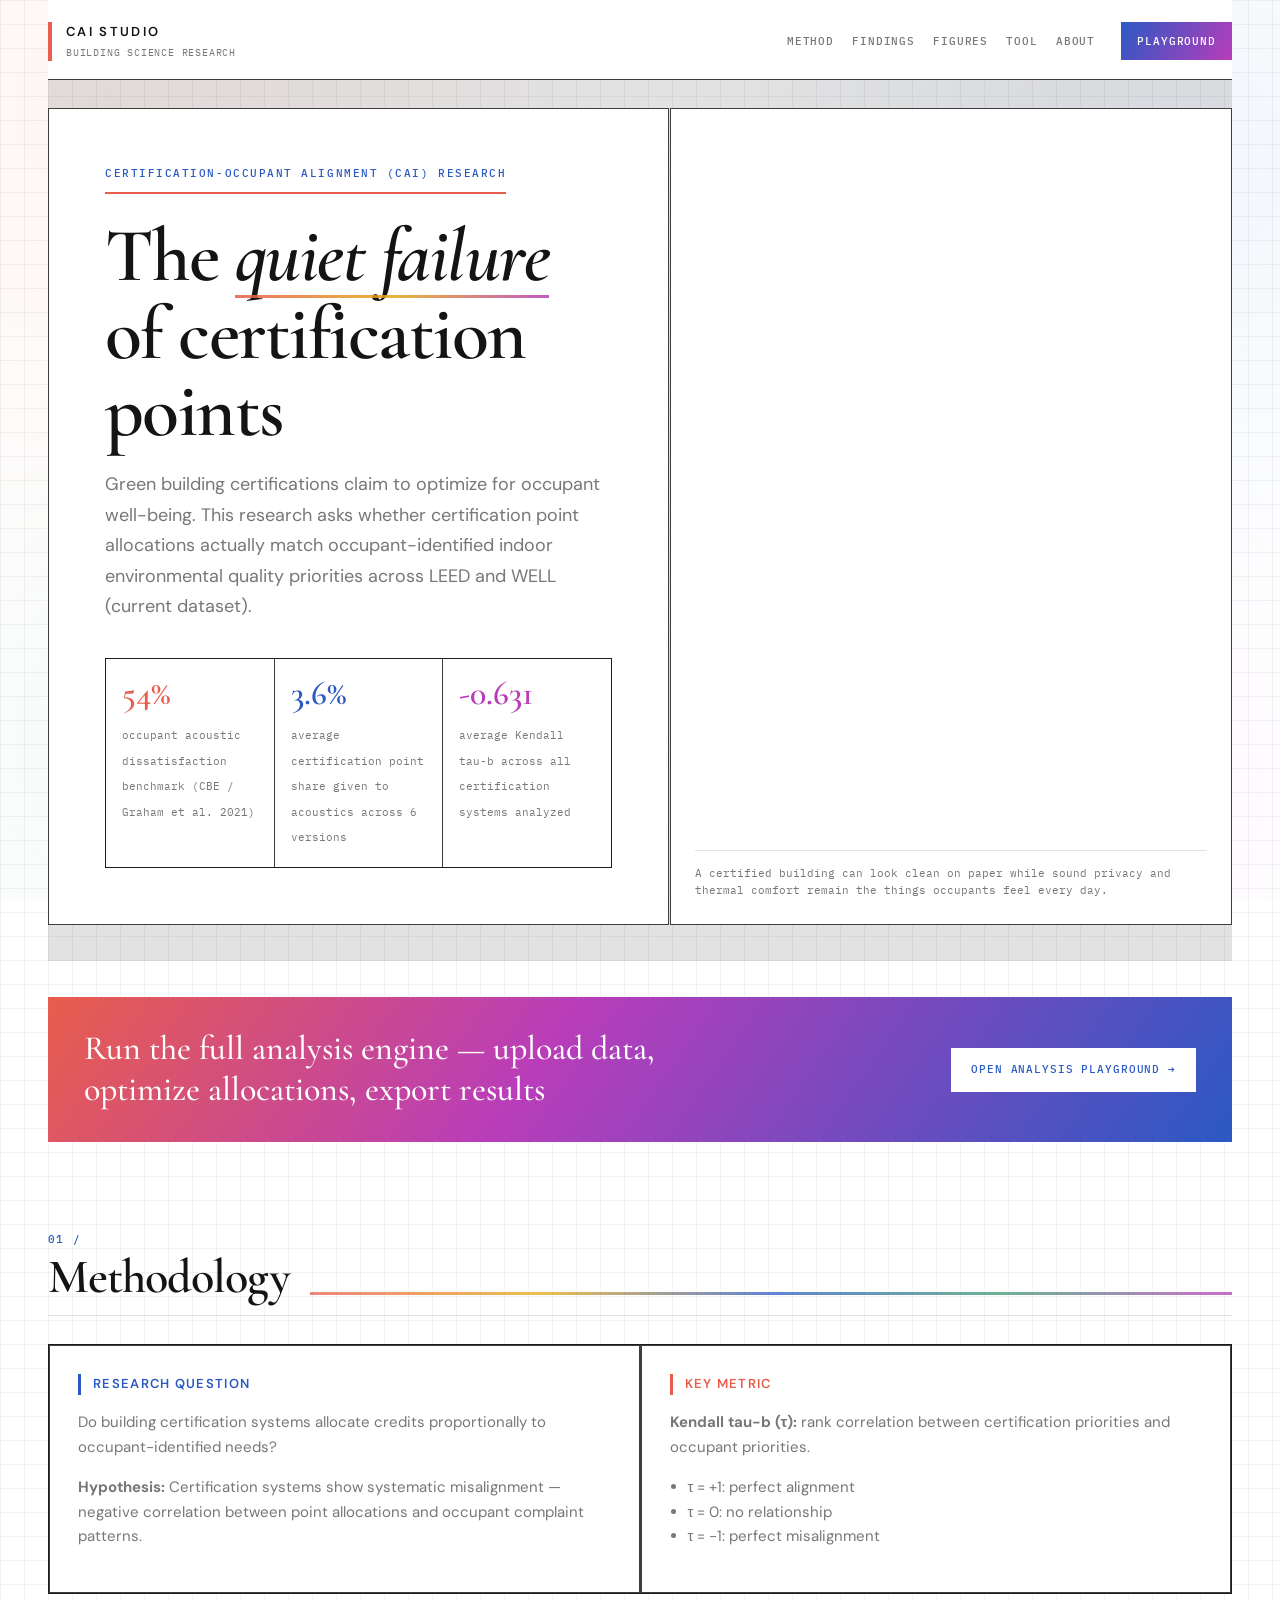
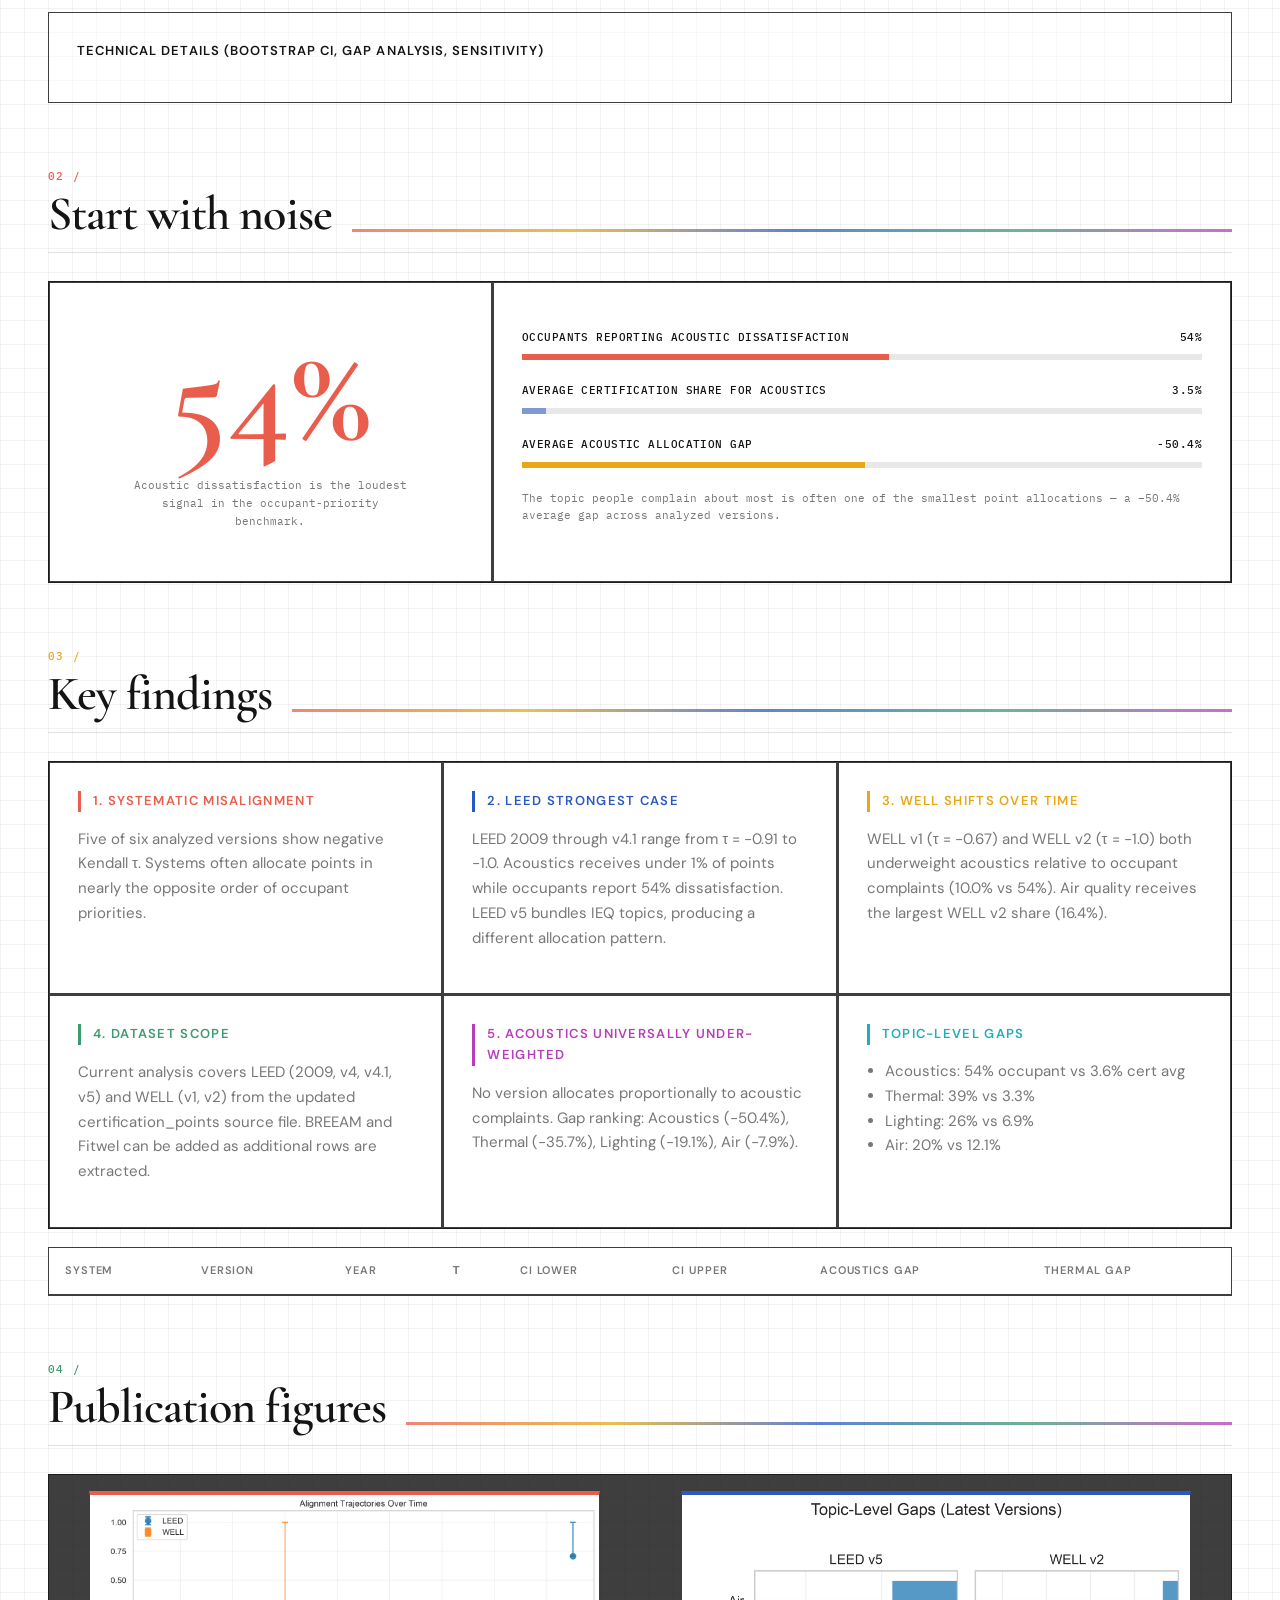
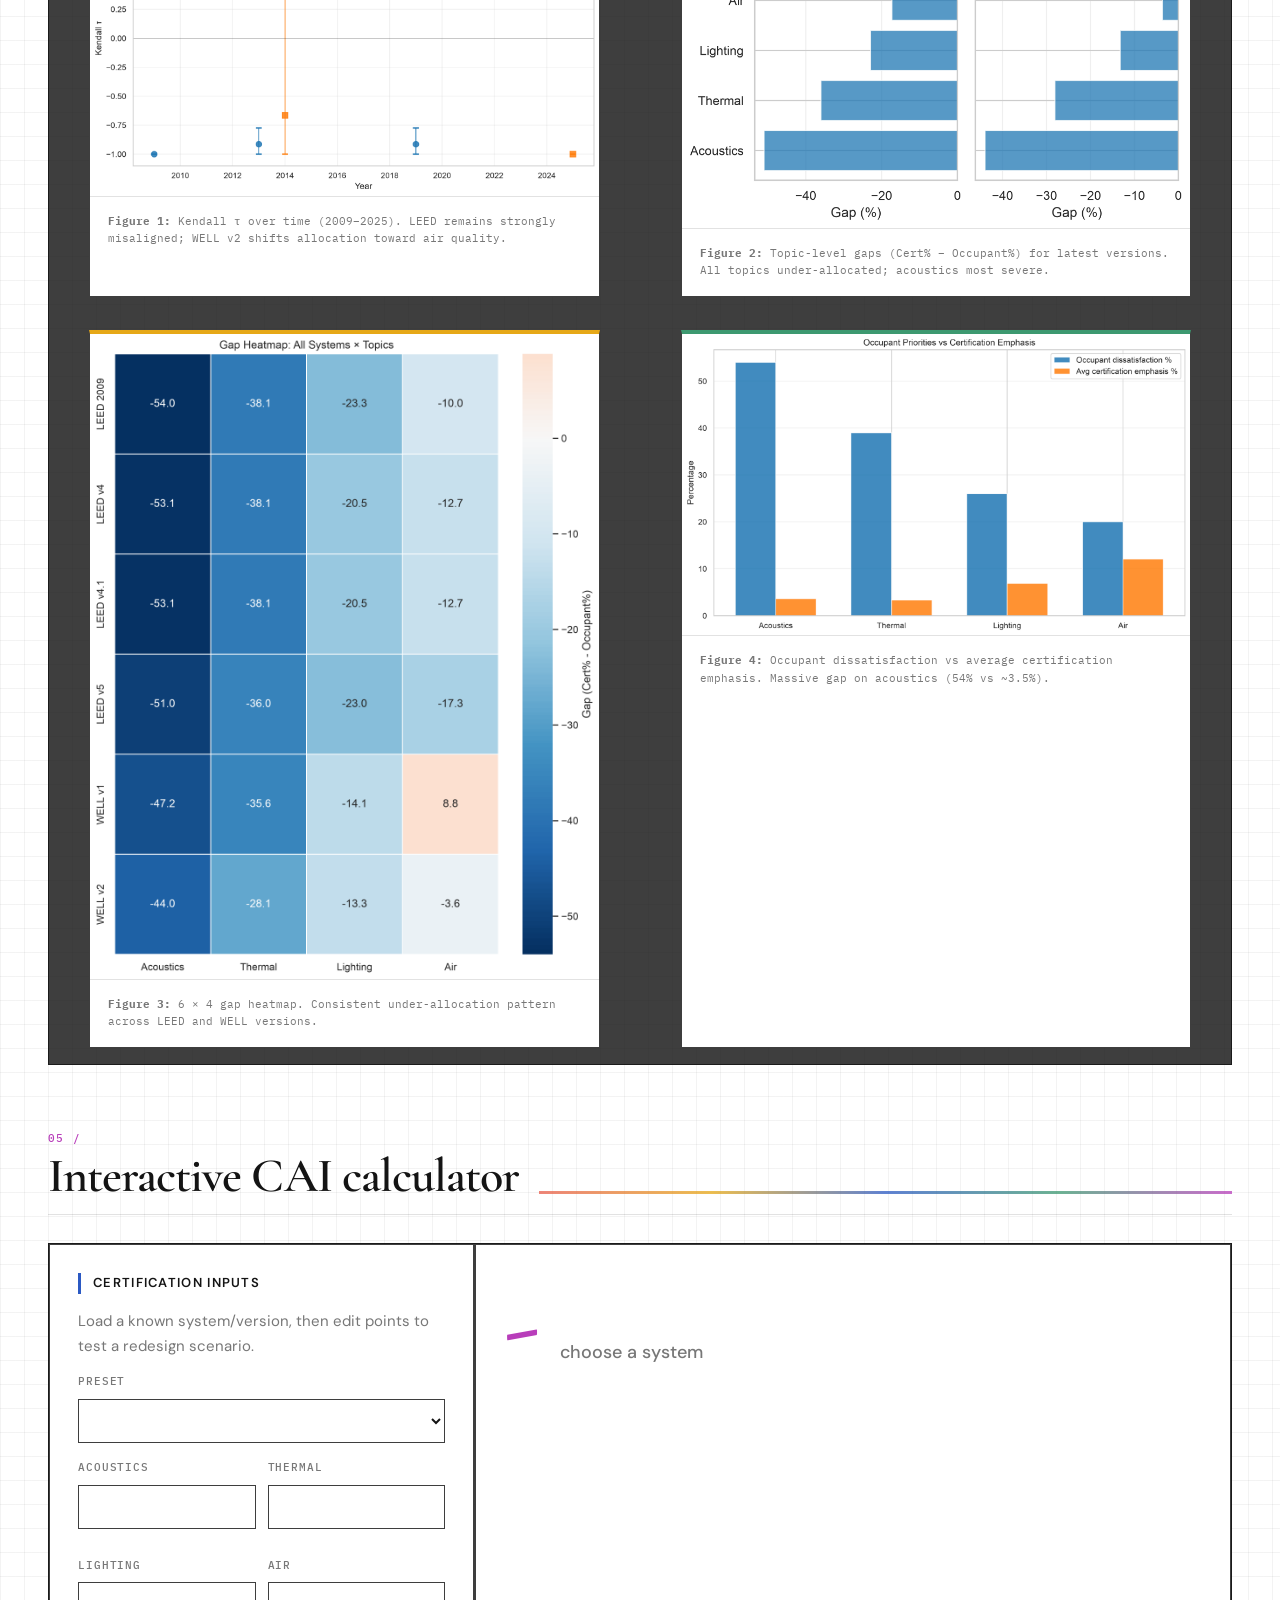
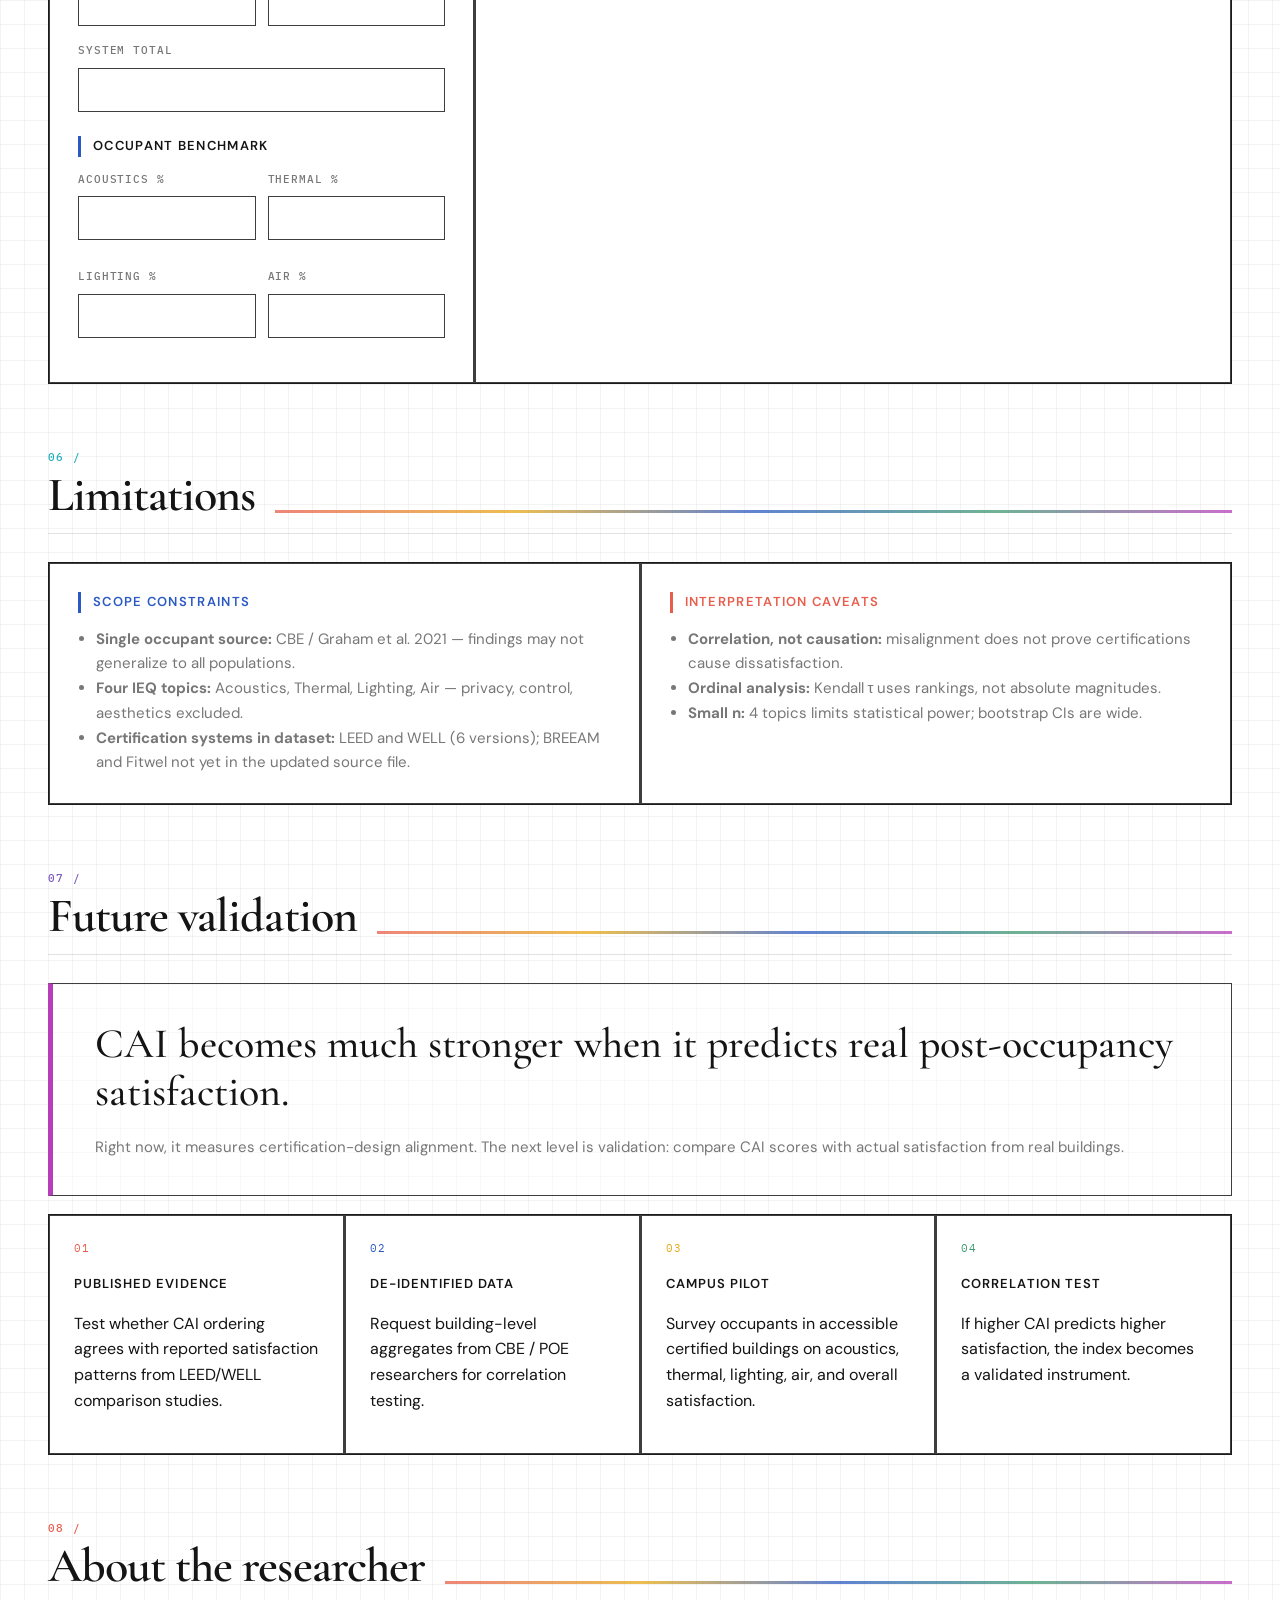
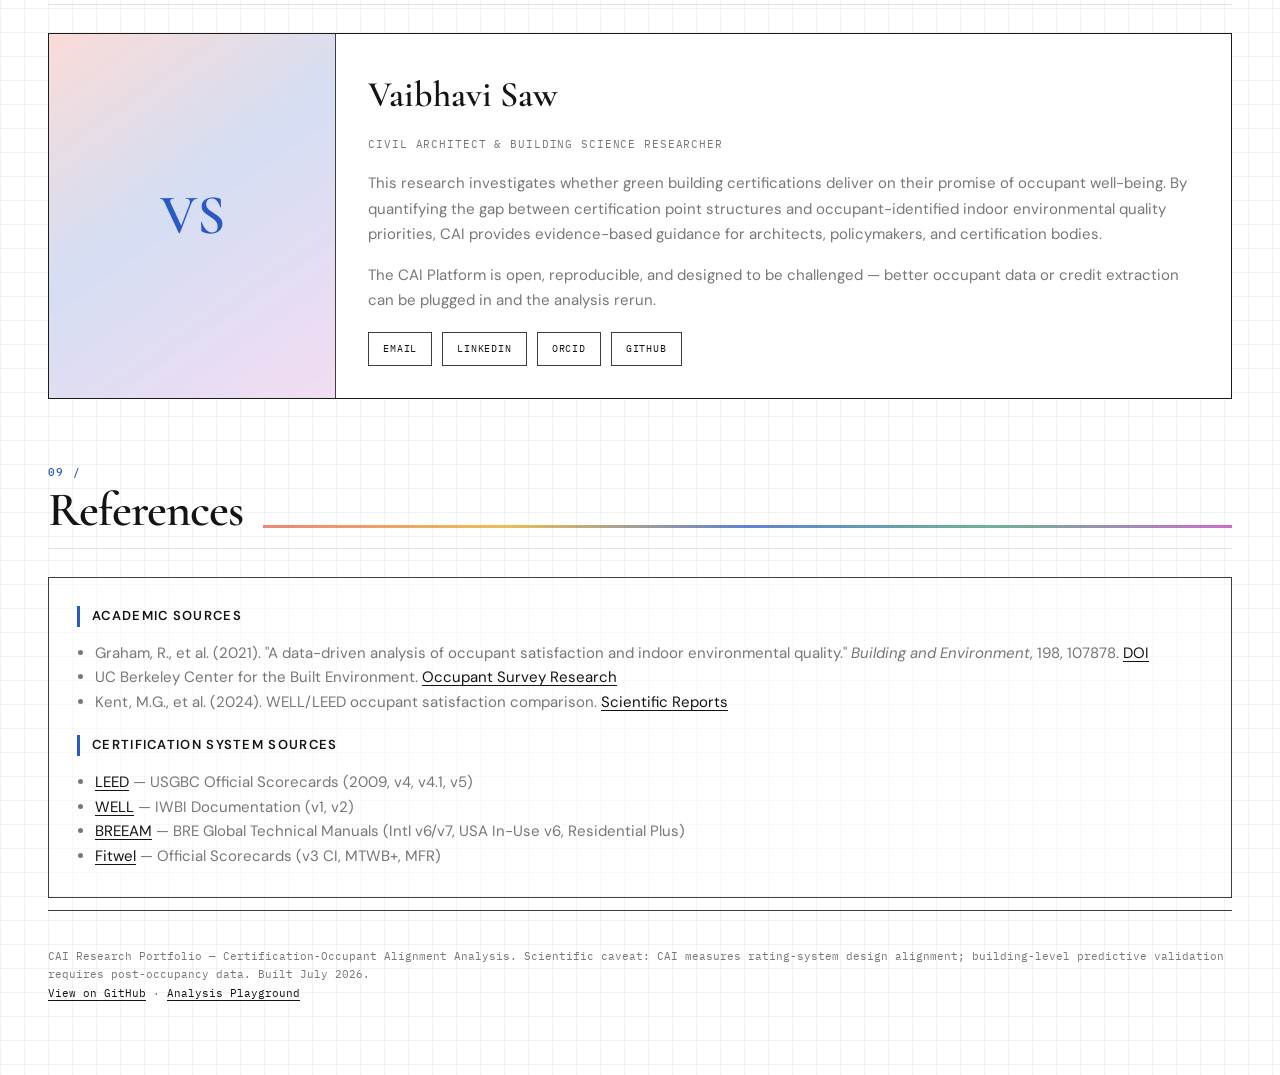
<file: docs/index.html>
<!doctype html>
<html lang="en">
<head>
  <meta charset="utf-8">
  <meta name="viewport" content="width=device-width, initial-scale=1">
  <title>CAI: Certification-Occupant Alignment Research</title>
  <meta name="description" content="Research portfolio measuring alignment between green building certification points and occupant indoor environmental quality priorities.">
  <meta property="og:title" content="CAI: Certification-Occupant Alignment Research">
  <meta property="og:description" content="Do green building certifications allocate points toward what occupants actually need? Research across LEED, WELL, BREEAM, and Fitwel.">
  <meta property="og:type" content="website">
  <meta property="og:url" content="https://sawkrishna-mygit.github.io/cai-research/">
  <meta property="og:image" content="https://sawkrishna-mygit.github.io/cai-research/assets/figures/fig4_occupant_vs_cert.png">
  <meta name="twitter:card" content="summary_large_image">
  <link rel="preconnect" href="https://fonts.googleapis.com">
  <link rel="preconnect" href="https://fonts.gstatic.com" crossorigin>
  <link href="https://fonts.googleapis.com/css2?family=Cormorant+Garamond:ital,wght@0,500;0,600;0,700;1,500&family=DM+Sans:ital,opsz,wght@0,9..40,400;0,9..40,500;0,9..40,600;0,9..40,700;1,9..40,400&family=IBM+Plex+Mono:wght@400;500&display=swap" rel="stylesheet">
  <link rel="stylesheet" href="css/styles.css?v=portfolio8">
</head>
<body>
  <div class="page">
    <nav class="nav">
      <div class="brand">CAI Studio<span class="brand-sub">Building Science Research</span></div>
      <div class="navlinks navlinks-research" aria-label="Research sections">
        <a href="#methodology">Method</a>
        <a href="#findings">Findings</a>
        <a href="#figures">Figures</a>
        <a href="#tool">Tool</a>
        <a href="#about">About</a>
        <a class="playground-btn" data-playground-link href="#" target="_blank" rel="noreferrer">Playground</a>
      </div>
    </nav>

    <main>
      <section class="hero" id="top">
        <div class="hero-copy sketch-box">
          <div class="eyebrow">Certification-Occupant Alignment (CAI) Research</div>
          <h1>The <span class="emphasis">quiet failure</span> of certification points</h1>
          <p class="lead">
            Green building certifications claim to optimize for occupant well-being. This research asks whether certification point allocations actually match occupant-identified indoor environmental quality priorities across LEED and WELL (current dataset).
          </p>
          <div class="thesis">
            <div><strong>54%</strong><span>occupant acoustic dissatisfaction benchmark (CBE / Graham et al. 2021)</span></div>
            <div><strong id="acCertStat">3.6%</strong><span>average certification point share given to acoustics across 6 versions</span></div>
            <div><strong id="avgTauStat">-0.631</strong><span>average Kendall tau-b across all certification systems analyzed</span></div>
          </div>
        </div>

        <div class="hero-visual sketch-box" aria-label="Architectural diagram of building and acoustic conflict">
          <canvas id="sketchCanvas"></canvas>
          <p class="caption">
            A certified building can look clean on paper while sound privacy and thermal comfort remain the things occupants feel every day.
          </p>
        </div>
      </section>

      <div class="cta-banner sketch-box">
        <h3>Run the full analysis engine — upload data, optimize allocations, export results</h3>
        <a data-playground-link href="#" target="_blank" rel="noreferrer">Open Analysis Playground →</a>
      </div>

      <section id="methodology">
        <div class="section-title">
          <h2>Methodology</h2>
          <div class="rule"></div>
        </div>
        <div class="grid-2">
          <div class="panel sketch-box">
            <h3>Research question</h3>
            <p>Do building certification systems allocate credits proportionally to occupant-identified needs?</p>
            <p><strong>Hypothesis:</strong> Certification systems show systematic misalignment — negative correlation between point allocations and occupant complaint patterns.</p>
          </div>
          <div class="panel sketch-box">
            <h3>Key metric</h3>
            <p><strong>Kendall tau-b (τ):</strong> rank correlation between certification priorities and occupant priorities.</p>
            <ul>
              <li>τ = +1: perfect alignment</li>
              <li>τ = 0: no relationship</li>
              <li>τ = −1: perfect misalignment</li>
            </ul>
          </div>
        </div>
        <details class="methodology sketch-box" style="margin-top:18px">
          <summary>Technical details (bootstrap CI, gap analysis, sensitivity)</summary>
          <p>For each certification version, topics are ranked by points allocated and compared against occupant dissatisfaction rankings from 94,154 survey responses across 663 office buildings.</p>
          <ul>
            <li><strong>Bootstrap CI:</strong> 1,000 resamples quantify uncertainty in τ estimates (95% percentile intervals).</li>
            <li><strong>Gap analysis:</strong> Gap(topic) = Certification%(topic) − Occupant%(topic). Negative gaps indicate under-allocation.</li>
            <li><strong>Sensitivity:</strong> Spearman ρ confirms findings are robust across correlation metrics (r = 0.975 agreement).</li>
            <li><strong>Trend testing:</strong> Linear regression of τ vs. year tests whether systems improve over time.</li>
          </ul>
        </details>
      </section>

      <section id="problem">
        <div class="section-title">
          <h2>Start with noise</h2>
          <div class="rule"></div>
        </div>
        <div class="noise-strip">
          <div class="big-number sketch-box">
            <b>54%</b>
            <span>Acoustic dissatisfaction is the loudest signal in the occupant-priority benchmark.</span>
          </div>
          <div class="bars sketch-box">
            <div class="bar-row">
              <div class="bar-label"><span>Occupants reporting acoustic dissatisfaction</span><span>54%</span></div>
              <div class="bar-track"><div class="bar-fill" style="--w:54%"></div></div>
            </div>
            <div class="bar-row">
              <div class="bar-label"><span>Average certification share for acoustics</span><span id="acCertLabel">3.5%</span></div>
              <div class="bar-track"><div class="bar-fill light" id="acCertBar" style="--w:3.5%"></div></div>
            </div>
            <div class="bar-row">
              <div class="bar-label"><span>Average acoustic allocation gap</span><span id="acGapLabel">-50.4%</span></div>
              <div class="bar-track"><div class="bar-fill" id="acGapBar" style="--w:50.4%"></div></div>
            </div>
            <p class="source-note">
              The topic people complain about most is often one of the smallest point allocations — a −50.4% average gap across analyzed versions.
            </p>
          </div>
        </div>
      </section>

      <section id="findings">
        <div class="section-title">
          <h2>Key findings</h2>
          <div class="rule"></div>
        </div>
        <div class="grid-3">
          <div class="panel sketch-box">
            <h3>1. Systematic misalignment</h3>
            <p>Five of six analyzed versions show negative Kendall τ. Systems often allocate points in nearly the opposite order of occupant priorities.</p>
          </div>
          <div class="panel sketch-box">
            <h3>2. LEED strongest case</h3>
            <p>LEED 2009 through v4.1 range from τ = −0.91 to −1.0. Acoustics receives under 1% of points while occupants report 54% dissatisfaction. LEED v5 bundles IEQ topics, producing a different allocation pattern.</p>
          </div>
          <div class="panel sketch-box">
            <h3>3. WELL shifts over time</h3>
            <p>WELL v1 (τ = −0.67) and WELL v2 (τ = −1.0) both underweight acoustics relative to occupant complaints (10.0% vs 54%). Air quality receives the largest WELL v2 share (16.4%).</p>
          </div>
          <div class="panel sketch-box">
            <h3>4. Dataset scope</h3>
            <p>Current analysis covers LEED (2009, v4, v4.1, v5) and WELL (v1, v2) from the updated certification_points source file. BREEAM and Fitwel can be added as additional rows are extracted.</p>
          </div>
          <div class="panel sketch-box">
            <h3>5. Acoustics universally under-weighted</h3>
            <p>No version allocates proportionally to acoustic complaints. Gap ranking: Acoustics (−50.4%), Thermal (−35.7%), Lighting (−19.1%), Air (−7.9%).</p>
          </div>
          <div class="panel sketch-box">
            <h3>Topic-level gaps</h3>
            <ul>
              <li>Acoustics: 54% occupant vs 3.6% cert avg</li>
              <li>Thermal: 39% vs 3.3%</li>
              <li>Lighting: 26% vs 6.9%</li>
              <li>Air: 20% vs 12.1%</li>
            </ul>
          </div>
        </div>

        <div class="result-table sketch-box" style="margin-top:18px">
          <table aria-label="CAI results table">
            <thead>
              <tr>
                <th>System</th>
                <th>Version</th>
                <th>Year</th>
                <th class="num">τ</th>
                <th class="num">CI Lower</th>
                <th class="num">CI Upper</th>
                <th class="num">Acoustics gap</th>
                <th class="num">Thermal gap</th>
              </tr>
            </thead>
            <tbody id="summaryRows"></tbody>
          </table>
        </div>
      </section>

      <section id="figures">
        <div class="section-title">
          <h2>Publication figures</h2>
          <div class="rule"></div>
        </div>
        <div class="grid-4">
          <figure class="figure-card sketch-box">
            <img src="assets/figures/fig1_alignment_trajectories.png" alt="Alignment trajectories over time by certification system" loading="lazy">
            <figcaption><strong>Figure 1:</strong> Kendall τ over time (2009–2025). LEED remains strongly misaligned; WELL v2 shifts allocation toward air quality.</figcaption>
          </figure>
          <figure class="figure-card sketch-box">
            <img src="assets/figures/fig2_topic_gaps.png" alt="Topic-level gaps for latest certification versions" loading="lazy">
            <figcaption><strong>Figure 2:</strong> Topic-level gaps (Cert% − Occupant%) for latest versions. All topics under-allocated; acoustics most severe.</figcaption>
          </figure>
          <figure class="figure-card sketch-box">
            <img src="assets/figures/fig3_heatmap_all_systems.png" alt="Heatmap of gaps across all systems and topics" loading="lazy">
            <figcaption><strong>Figure 3:</strong> 6 × 4 gap heatmap. Consistent under-allocation pattern across LEED and WELL versions.</figcaption>
          </figure>
          <figure class="figure-card sketch-box">
            <img src="assets/figures/fig4_occupant_vs_cert.png" alt="Occupant dissatisfaction vs certification emphasis" loading="lazy">
            <figcaption><strong>Figure 4:</strong> Occupant dissatisfaction vs average certification emphasis. Massive gap on acoustics (54% vs ~3.5%).</figcaption>
          </figure>
        </div>
      </section>

      <section id="tool">
        <div class="section-title">
          <h2>Interactive CAI calculator</h2>
          <div class="rule"></div>
        </div>
        <div class="tool-wrap">
          <div class="panel sketch-box">
            <h3>Certification inputs</h3>
            <p class="small-note">Load a known system/version, then edit points to test a redesign scenario.</p>
            <div class="control">
              <label for="preset">Preset</label>
              <select id="preset"></select>
            </div>
            <div class="mini-grid">
              <div class="control"><label for="acPts">Acoustics</label><input id="acPts" type="number" step="0.01" min="0"></div>
              <div class="control"><label for="thPts">Thermal</label><input id="thPts" type="number" step="0.01" min="0"></div>
              <div class="control"><label for="liPts">Lighting</label><input id="liPts" type="number" step="0.01" min="0"></div>
              <div class="control"><label for="airPts">Air</label><input id="airPts" type="number" step="0.01" min="0"></div>
            </div>
            <div class="control">
              <label for="totalPts">System total</label>
              <input id="totalPts" type="number" step="1" min="1">
            </div>

            <h3 style="margin-top:24px">Occupant benchmark</h3>
            <div class="mini-grid">
              <div class="control"><label for="acOcc">Acoustics %</label><input id="acOcc" type="number" step="1" min="0" max="100"></div>
              <div class="control"><label for="thOcc">Thermal %</label><input id="thOcc" type="number" step="1" min="0" max="100"></div>
              <div class="control"><label for="liOcc">Lighting %</label><input id="liOcc" type="number" step="1" min="0" max="100"></div>
              <div class="control"><label for="airOcc">Air %</label><input id="airOcc" type="number" step="1" min="0" max="100"></div>
            </div>
          </div>

          <div class="score-card sketch-box">
            <div class="score-line">
              <div class="tau" id="tauOut">-</div>
              <div class="verdict" id="verdictOut">choose a system</div>
            </div>
            <p class="order-note" id="orderOut"></p>
            <div class="gap-list" id="gapList"></div>
            <p class="source-note" id="toolNote"></p>
          </div>
        </div>
      </section>

      <section id="limitations">
        <div class="section-title">
          <h2>Limitations</h2>
          <div class="rule"></div>
        </div>
        <div class="grid-2">
          <div class="panel sketch-box">
            <h3>Scope constraints</h3>
            <ul>
              <li><strong>Single occupant source:</strong> CBE / Graham et al. 2021 — findings may not generalize to all populations.</li>
              <li><strong>Four IEQ topics:</strong> Acoustics, Thermal, Lighting, Air — privacy, control, aesthetics excluded.</li>
              <li><strong>Certification systems in dataset:</strong> LEED and WELL (6 versions); BREEAM and Fitwel not yet in the updated source file.</li>
            </ul>
          </div>
          <div class="panel sketch-box">
            <h3>Interpretation caveats</h3>
            <ul>
              <li><strong>Correlation, not causation:</strong> misalignment does not prove certifications cause dissatisfaction.</li>
              <li><strong>Ordinal analysis:</strong> Kendall τ uses rankings, not absolute magnitudes.</li>
              <li><strong>Small n:</strong> 4 topics limits statistical power; bootstrap CIs are wide.</li>
            </ul>
          </div>
        </div>
      </section>

      <section id="validation">
        <div class="section-title">
          <h2>Future validation</h2>
          <div class="rule"></div>
        </div>
        <div class="quote sketch-box">
          CAI becomes much stronger when it predicts real post-occupancy satisfaction.
          <span>Right now, it measures certification-design alignment. The next level is validation: compare CAI scores with actual satisfaction from real buildings.</span>
        </div>
        <div class="roadmap" style="margin-top:18px">
          <div class="step sketch-box">
            <h3>Published evidence</h3>
            <p>Test whether CAI ordering agrees with reported satisfaction patterns from LEED/WELL comparison studies.</p>
          </div>
          <div class="step sketch-box">
            <h3>De-identified data</h3>
            <p>Request building-level aggregates from CBE / POE researchers for correlation testing.</p>
          </div>
          <div class="step sketch-box">
            <h3>Campus pilot</h3>
            <p>Survey occupants in accessible certified buildings on acoustics, thermal, lighting, air, and overall satisfaction.</p>
          </div>
          <div class="step sketch-box">
            <h3>Correlation test</h3>
            <p>If higher CAI predicts higher satisfaction, the index becomes a validated instrument.</p>
          </div>
        </div>
      </section>

      <section id="about">
        <div class="section-title">
          <h2>About the researcher</h2>
          <div class="rule"></div>
        </div>
        <div class="about-grid sketch-box">
          <div class="about-photo" aria-hidden="true">VS</div>
          <div class="about-meta">
            <h3>Vaibhavi Saw</h3>
            <p class="role">Civil Architect &amp; Building Science Researcher</p>
            <p>
              This research investigates whether green building certifications deliver on their promise of occupant well-being. By quantifying the gap between certification point structures and occupant-identified indoor environmental quality priorities, CAI provides evidence-based guidance for architects, policymakers, and certification bodies.
            </p>
            <p>
              The CAI Platform is open, reproducible, and designed to be challenged — better occupant data or credit extraction can be plugged in and the analysis rerun.
            </p>
            <div class="about-links">
              <a href="mailto:sawvaibhavi12@gmail.com">Email</a>
              <a href="https://www.linkedin.com/in/vaibhavi-saw-469905397/" target="_blank" rel="noreferrer">LinkedIn</a>
              <a href="https://orcid.org/0000-0000-0000-0000" target="_blank" rel="noreferrer">ORCID</a>
              <a data-github-link href="#" target="_blank" rel="noreferrer">GitHub</a>
            </div>
          </div>
        </div>
      </section>

      <section id="references">
        <div class="section-title">
          <h2>References</h2>
          <div class="rule"></div>
        </div>
        <div class="panel sketch-box">
          <h3>Academic sources</h3>
          <ul>
            <li>Graham, R., et al. (2021). "A data-driven analysis of occupant satisfaction and indoor environmental quality." <em>Building and Environment</em>, 198, 107878. <a href="https://doi.org/10.1016/j.buildenv.2021.107878" target="_blank" rel="noreferrer">DOI</a></li>
            <li>UC Berkeley Center for the Built Environment. <a href="https://www.cbe.berkeley.edu/research/occupant-survey/" target="_blank" rel="noreferrer">Occupant Survey Research</a></li>
            <li>Kent, M.G., et al. (2024). WELL/LEED occupant satisfaction comparison. <a href="https://www.nature.com/articles/s41598-024-65624-z" target="_blank" rel="noreferrer">Scientific Reports</a></li>
          </ul>
          <h3 style="margin-top:20px">Certification system sources</h3>
          <ul>
            <li><a href="https://www.usgbc.org/credits" target="_blank" rel="noreferrer">LEED</a> — USGBC Official Scorecards (2009, v4, v4.1, v5)</li>
            <li><a href="https://www.wellcertified.com/" target="_blank" rel="noreferrer">WELL</a> — IWBI Documentation (v1, v2)</li>
            <li><a href="https://www.breeam.com/" target="_blank" rel="noreferrer">BREEAM</a> — BRE Global Technical Manuals (Intl v6/v7, USA In-Use v6, Residential Plus)</li>
            <li><a href="https://www.fitwel.org/" target="_blank" rel="noreferrer">Fitwel</a> — Official Scorecards (v3 CI, MTWB+, MFR)</li>
          </ul>
        </div>
      </section>
    </main>

    <footer>
      CAI Research Portfolio — Certification-Occupant Alignment Analysis. Scientific caveat: CAI measures rating-system design alignment; building-level predictive validation requires post-occupancy data. Built July 2026.
      <br>
      <a data-github-link href="#" target="_blank" rel="noreferrer">View on GitHub</a>
      ·
      <a data-playground-link href="#" target="_blank" rel="noreferrer">Analysis Playground</a>
    </footer>
  </div>

  <script src="js/config.js?v=portfolio8"></script>
  <script src="js/cai-calculator.js?v=portfolio8"></script>
</body>
</html>
</file>
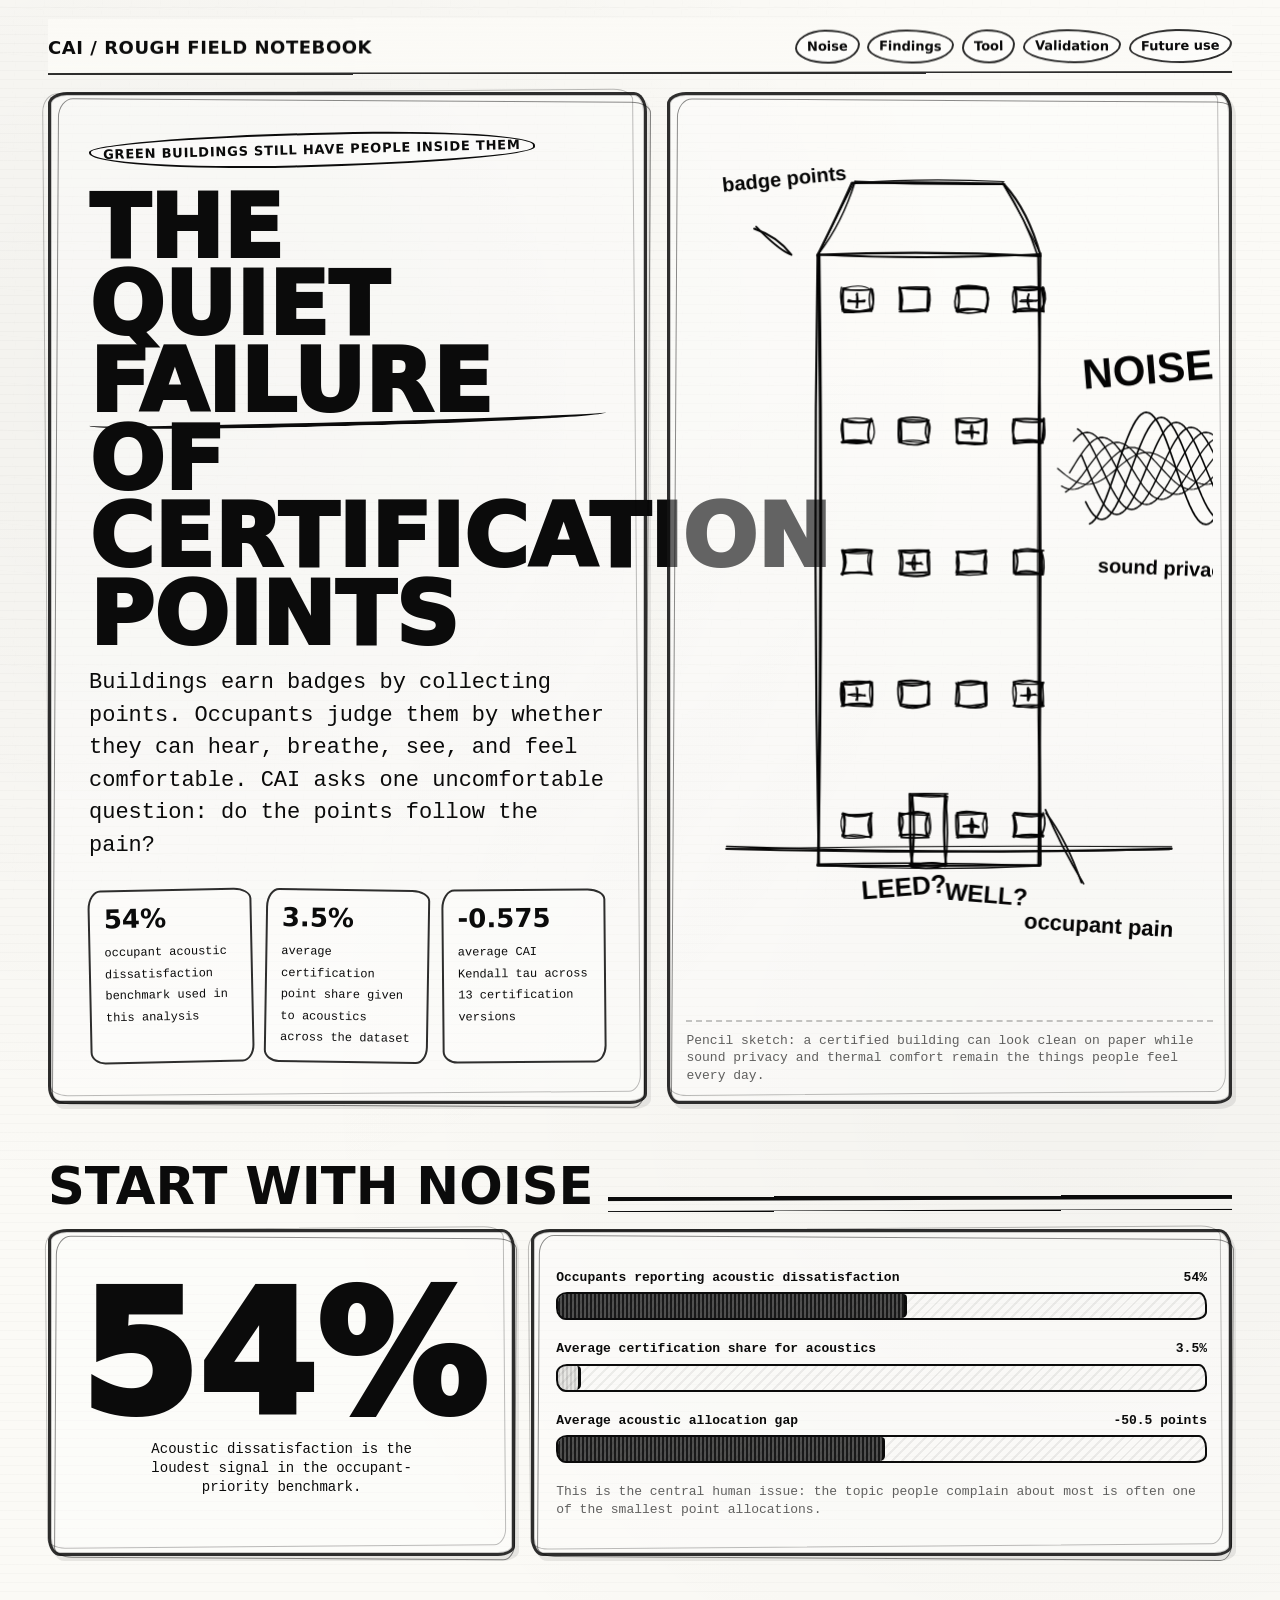
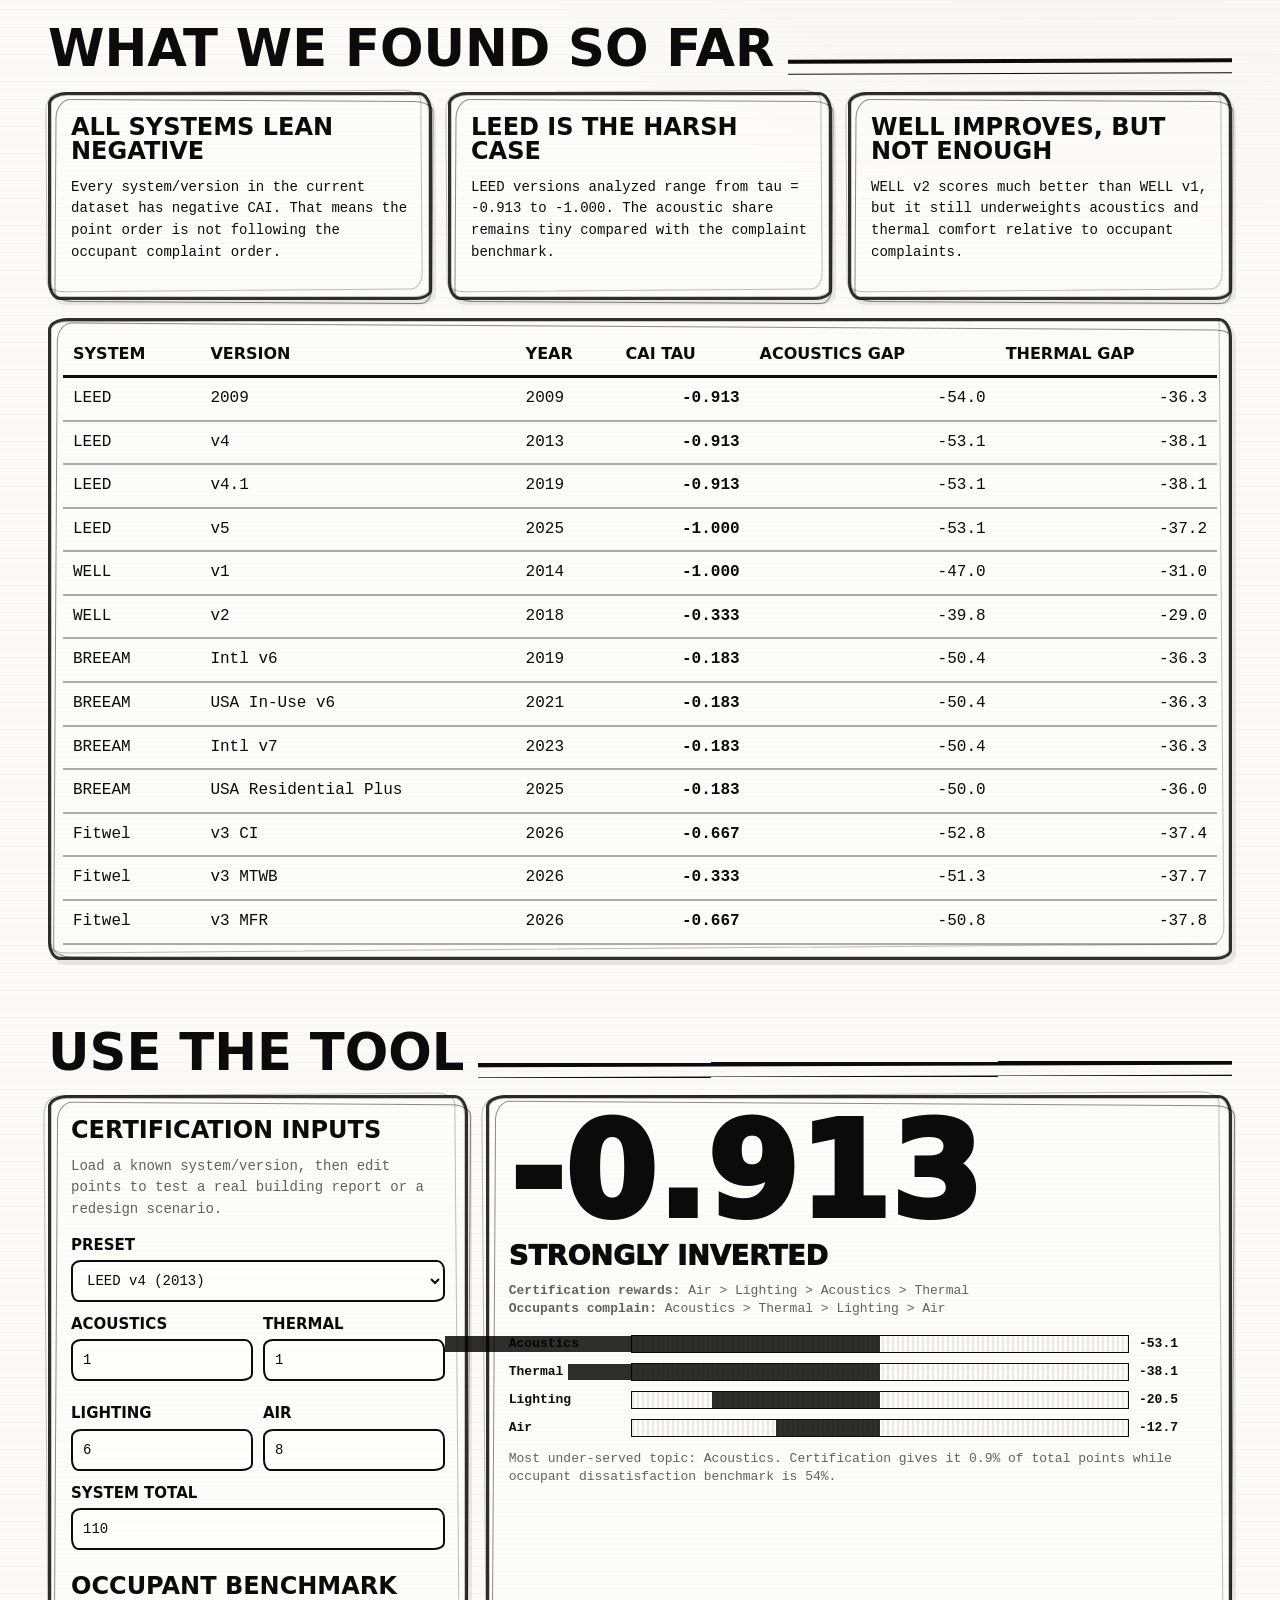
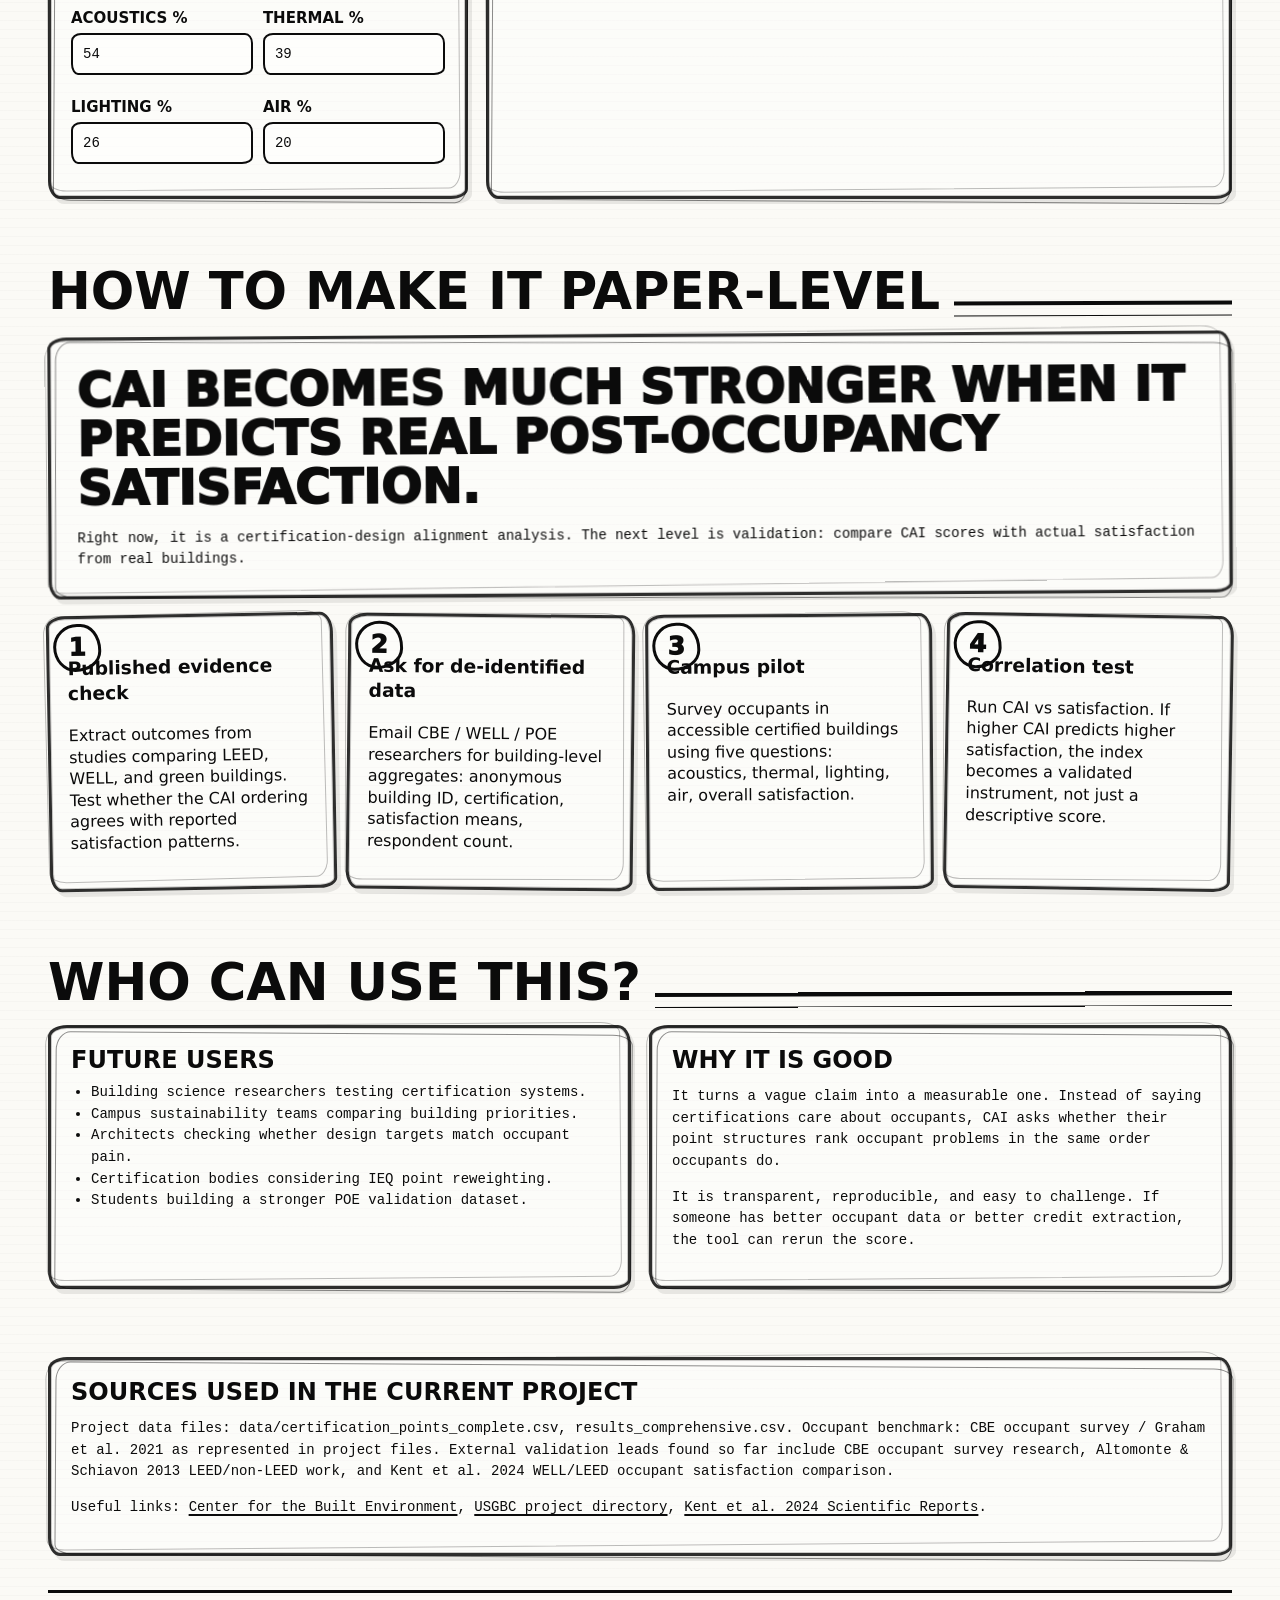
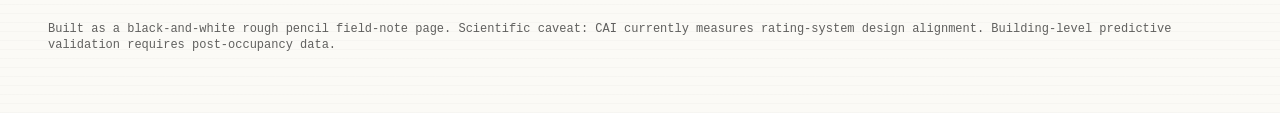
<file: cai_platform/AGU_CAI_PENCIL_SITE.html>
<!doctype html>
<html lang="en">
<head>
  <meta charset="utf-8">
  <meta name="viewport" content="width=device-width, initial-scale=1">
  <title>CAI: The Quiet Failure of Green Building Certifications</title>
  <style>
    :root {
      --ink: #0b0b0b;
      --paper: #fbfaf6;
      --paper2: #f3f1ea;
      --line: rgba(0,0,0,.82);
      --soft: rgba(0,0,0,.62);
      --faint: rgba(0,0,0,.22);
    }

    * { box-sizing: border-box; }
    html { scroll-behavior: smooth; }
    body {
      margin: 0;
      color: var(--ink);
      background:
        radial-gradient(circle at 12% 8%, rgba(0,0,0,.035), transparent 18%),
        radial-gradient(circle at 85% 22%, rgba(0,0,0,.03), transparent 20%),
        repeating-linear-gradient(0deg, rgba(0,0,0,.018) 0, rgba(0,0,0,.018) 1px, transparent 1px, transparent 9px),
        var(--paper);
      font-family: "Bradley Hand", "Comic Sans MS", "Noteworthy", "Segoe Print", system-ui, sans-serif;
      line-height: 1.35;
    }

    body:before {
      content: "";
      position: fixed;
      inset: 0;
      pointer-events: none;
      opacity: .32;
      background-image:
        linear-gradient(96deg, transparent 0 48%, rgba(0,0,0,.025) 49%, transparent 50% 100%),
        linear-gradient(4deg, transparent 0 80%, rgba(0,0,0,.025) 81%, transparent 82% 100%);
      background-size: 29px 31px, 43px 47px;
      mix-blend-mode: multiply;
    }

    a { color: var(--ink); text-decoration-thickness: 2px; text-underline-offset: 3px; }

    .page { max-width: 1220px; margin: 0 auto; padding: 18px; }

    .nav {
      position: sticky;
      top: 0;
      z-index: 10;
      display: flex;
      gap: 10px;
      align-items: center;
      justify-content: space-between;
      padding: 12px 0 8px;
      background: linear-gradient(var(--paper), rgba(251,250,246,.92));
      border-bottom: 2px solid var(--line);
      transform: rotate(-.1deg);
    }
    .brand {
      font-size: 18px;
      font-weight: 900;
      letter-spacing: .03em;
      text-transform: uppercase;
    }
    .navlinks { display: flex; flex-wrap: wrap; gap: 8px; justify-content: flex-end; }
    .navlinks a {
      display: inline-flex;
      align-items: center;
      min-height: 34px;
      padding: 6px 10px;
      border: 2px solid var(--line);
      border-radius: 46% 54% 48% 52% / 54% 43% 57% 46%;
      background: rgba(255,255,255,.42);
      text-decoration: none;
      font-size: 13px;
      font-weight: 800;
    }
    .navlinks a:nth-child(2n) { transform: rotate(.7deg); }
    .navlinks a:nth-child(2n+1) { transform: rotate(-.6deg); }

    .sketch-box {
      position: relative;
      border: 3px solid var(--line);
      border-radius: 19px 13px 17px 12px / 12px 20px 10px 18px;
      background: rgba(255,255,255,.36);
      box-shadow:
        4px 5px 0 rgba(0,0,0,.08),
        inset 0 0 0 1px rgba(0,0,0,.2);
    }
    .sketch-box:before,
    .sketch-box:after {
      content: "";
      position: absolute;
      inset: 5px -4px -5px 4px;
      border: 1px solid rgba(0,0,0,.45);
      border-radius: 15px 20px 12px 18px / 19px 11px 17px 10px;
      pointer-events: none;
      transform: rotate(.35deg);
    }
    .sketch-box:after {
      inset: -4px 7px 7px -5px;
      border-color: rgba(0,0,0,.26);
      transform: rotate(-.45deg);
    }

    .hero {
      display: grid;
      grid-template-columns: minmax(0, 1.03fr) minmax(310px, .97fr);
      gap: 20px;
      min-height: calc(100vh - 82px);
      align-items: stretch;
      padding: 18px 0 24px;
    }
    .hero-copy { padding: clamp(18px, 4vw, 38px); display: flex; flex-direction: column; justify-content: center; }
    .eyebrow {
      width: max-content;
      max-width: 100%;
      padding: 6px 12px;
      border: 2px solid var(--ink);
      border-radius: 50% 45% 54% 46% / 41% 52% 44% 58%;
      font-size: 13px;
      font-weight: 900;
      text-transform: uppercase;
      letter-spacing: .06em;
      transform: rotate(-1.4deg);
      background: rgba(255,255,255,.35);
    }
    h1 {
      margin: 22px 0 14px;
      font-size: clamp(42px, 7.5vw, 88px);
      line-height: .88;
      letter-spacing: 0;
      font-weight: 950;
      text-transform: uppercase;
    }
    .scribble-under {
      display: inline-block;
      position: relative;
    }
    .scribble-under:after {
      content: "";
      position: absolute;
      left: 0;
      right: 0;
      bottom: -5px;
      height: 10px;
      border-bottom: 4px solid var(--ink);
      border-radius: 50%;
      transform: rotate(-1.5deg);
    }
    .lead {
      max-width: 760px;
      margin: 0;
      font-family: ui-monospace, SFMono-Regular, Menlo, Consolas, monospace;
      font-size: clamp(16px, 2.1vw, 22px);
      line-height: 1.48;
    }
    .thesis {
      margin-top: 26px;
      display: grid;
      grid-template-columns: repeat(3, 1fr);
      gap: 12px;
    }
    .thesis div {
      min-height: 116px;
      padding: 14px;
      border: 2px solid var(--line);
      border-radius: 13px 18px 12px 15px / 19px 11px 17px 12px;
      background: rgba(255,255,255,.28);
      transform: rotate(var(--r));
    }
    .thesis strong { display: block; font-size: 26px; line-height: 1; margin-bottom: 8px; }
    .thesis span { font-family: ui-monospace, SFMono-Regular, Menlo, Consolas, monospace; font-size: 12px; }

    .hero-visual {
      padding: 16px;
      overflow: hidden;
      min-height: 620px;
      display: flex;
      flex-direction: column;
    }
    #sketchCanvas {
      width: 100%;
      flex: 1;
      min-height: 420px;
      display: block;
      filter: contrast(1.06);
    }
    .caption {
      margin: 12px 0 0;
      font-family: ui-monospace, SFMono-Regular, Menlo, Consolas, monospace;
      font-size: 13px;
      color: var(--soft);
      border-top: 2px dashed var(--faint);
      padding-top: 10px;
    }

    section { padding: 34px 0; }
    .section-title {
      display: grid;
      grid-template-columns: auto 1fr;
      gap: 14px;
      align-items: end;
      margin-bottom: 18px;
    }
    .section-title h2 {
      margin: 0;
      font-size: clamp(30px, 4vw, 52px);
      line-height: .96;
      text-transform: uppercase;
    }
    .section-title .rule {
      height: 15px;
      border-top: 4px solid var(--ink);
      border-bottom: 1px solid var(--ink);
      transform: rotate(-.2deg);
    }

    .grid-2 { display: grid; grid-template-columns: 1fr 1fr; gap: 18px; }
    .grid-3 { display: grid; grid-template-columns: repeat(3, 1fr); gap: 16px; }
    .panel { padding: 20px; }
    .panel h3 {
      margin: 0 0 10px;
      font-size: 24px;
      text-transform: uppercase;
      line-height: 1;
    }
    .panel p, .panel li {
      font-family: ui-monospace, SFMono-Regular, Menlo, Consolas, monospace;
      font-size: 14px;
      line-height: 1.55;
    }
    .panel ul { padding-left: 20px; margin: 10px 0 0; }

    .noise-strip {
      display: grid;
      grid-template-columns: minmax(230px, .8fr) minmax(0, 1.2fr);
      gap: 16px;
      align-items: stretch;
    }
    .big-number {
      display: flex;
      flex-direction: column;
      justify-content: center;
      align-items: center;
      min-height: 290px;
      padding: 22px;
      text-align: center;
    }
    .big-number b {
      font-size: clamp(86px, 15vw, 170px);
      line-height: .8;
      font-weight: 950;
    }
    .big-number span {
      max-width: 290px;
      margin-top: 16px;
      font-family: ui-monospace, SFMono-Regular, Menlo, Consolas, monospace;
      font-size: 14px;
    }
    .bars { padding: 22px; }
    .bar-row { margin: 15px 0 20px; }
    .bar-label {
      display: flex;
      justify-content: space-between;
      gap: 10px;
      margin-bottom: 6px;
      font-family: ui-monospace, SFMono-Regular, Menlo, Consolas, monospace;
      font-size: 13px;
      font-weight: 800;
    }
    .bar-track {
      position: relative;
      height: 28px;
      border: 2px solid var(--ink);
      border-radius: 11px 8px 12px 10px / 9px 13px 8px 12px;
      background: repeating-linear-gradient(135deg, rgba(0,0,0,.06) 0 2px, transparent 2px 7px);
    }
    .bar-fill {
      height: 100%;
      width: var(--w);
      background: repeating-linear-gradient(90deg, rgba(0,0,0,.9) 0 2px, rgba(0,0,0,.68) 2px 4px);
      border-right: 3px solid var(--ink);
      border-radius: 8px 4px 5px 8px;
    }
    .bar-fill.light {
      background: repeating-linear-gradient(90deg, rgba(0,0,0,.18) 0 2px, rgba(0,0,0,.08) 2px 4px);
    }

    .result-table { overflow-x: auto; padding: 12px; }
    table { width: 100%; border-collapse: collapse; min-width: 760px; font-family: ui-monospace, SFMono-Regular, Menlo, Consolas, monospace; }
    th, td { padding: 10px 10px; border-bottom: 2px solid rgba(0,0,0,.32); text-align: left; }
    th {
      font-family: "Bradley Hand", "Comic Sans MS", "Noteworthy", "Segoe Print", system-ui, sans-serif;
      font-size: 16px;
      text-transform: uppercase;
      border-bottom: 3px solid var(--ink);
    }
    td.num { text-align: right; font-variant-numeric: tabular-nums; }
    .bad { font-weight: 900; }

    .tool-wrap {
      display: grid;
      grid-template-columns: minmax(300px, .72fr) minmax(0, 1.28fr);
      gap: 18px;
    }
    .control { margin: 0 0 12px; }
    label {
      display: block;
      font-size: 15px;
      font-weight: 900;
      margin-bottom: 5px;
      text-transform: uppercase;
    }
    select, input {
      width: 100%;
      min-height: 42px;
      padding: 8px 10px;
      color: var(--ink);
      background: rgba(255,255,255,.5);
      border: 2px solid var(--ink);
      border-radius: 10px 8px 11px 7px / 8px 10px 7px 11px;
      font-family: ui-monospace, SFMono-Regular, Menlo, Consolas, monospace;
      font-size: 14px;
      outline: none;
    }
    input:focus, select:focus { box-shadow: 0 0 0 3px rgba(0,0,0,.14); }
    .mini-grid { display: grid; grid-template-columns: 1fr 1fr; gap: 10px; }
    .score-card { padding: 20px; min-height: 100%; }
    .score-line { display: flex; align-items: baseline; gap: 16px; flex-wrap: wrap; }
    .tau { font-size: clamp(70px, 11vw, 132px); line-height: .82; font-weight: 950; }
    .verdict { max-width: 420px; font-size: 27px; font-weight: 950; text-transform: uppercase; line-height: 1; }
    .order-note, .small-note, .source-note {
      font-family: ui-monospace, SFMono-Regular, Menlo, Consolas, monospace;
      font-size: 13px;
      color: var(--soft);
    }
    .gap-list { margin-top: 18px; display: grid; gap: 10px; }
    .gap-item {
      display: grid;
      grid-template-columns: 112px 1fr 70px;
      gap: 10px;
      align-items: center;
      font-family: ui-monospace, SFMono-Regular, Menlo, Consolas, monospace;
      font-size: 13px;
    }
    .gap-sketch {
      height: 18px;
      border: 1px solid var(--ink);
      background: repeating-linear-gradient(90deg, rgba(0,0,0,.08) 0 2px, transparent 2px 5px);
      position: relative;
    }
    .gap-sketch span {
      position: absolute;
      right: 50%;
      top: 0;
      bottom: 0;
      width: var(--w);
      background: rgba(0,0,0,.82);
    }

    .roadmap {
      display: grid;
      grid-template-columns: repeat(4, 1fr);
      gap: 12px;
      counter-reset: step;
    }
    .step {
      padding: 18px;
      min-height: 210px;
      transform: rotate(var(--r));
    }
    .step:before {
      counter-increment: step;
      content: counter(step);
      display: grid;
      place-items: center;
      width: 42px;
      height: 42px;
      border: 3px solid var(--ink);
      border-radius: 50% 43% 54% 46% / 48% 55% 42% 52%;
      font-size: 25px;
      font-weight: 950;
      margin-bottom: 12px;
    }

    .quote {
      padding: 26px;
      font-size: clamp(25px, 4vw, 48px);
      line-height: 1.02;
      font-weight: 950;
      text-transform: uppercase;
      transform: rotate(-.35deg);
    }
    .quote span {
      display: block;
      margin-top: 15px;
      font-family: ui-monospace, SFMono-Regular, Menlo, Consolas, monospace;
      font-size: 14px;
      line-height: 1.5;
      font-weight: 500;
      text-transform: none;
    }

    footer {
      padding: 28px 0 42px;
      border-top: 3px solid var(--ink);
      font-family: ui-monospace, SFMono-Regular, Menlo, Consolas, monospace;
      font-size: 12px;
      color: var(--soft);
    }

    @media (max-width: 900px) {
      .hero, .grid-2, .noise-strip, .tool-wrap { grid-template-columns: 1fr; }
      .grid-3, .roadmap { grid-template-columns: 1fr 1fr; }
      .thesis { grid-template-columns: 1fr; }
      .hero-visual { min-height: 460px; }
      #sketchCanvas { min-height: 330px; }
    }
    @media (max-width: 560px) {
      .page { padding: 12px; }
      .nav { position: static; align-items: flex-start; flex-direction: column; }
      .navlinks { justify-content: flex-start; }
      .grid-3, .roadmap, .mini-grid { grid-template-columns: 1fr; }
      .section-title { grid-template-columns: 1fr; }
      .section-title .rule { display: none; }
      .hero-copy, .panel, .bars, .score-card { padding: 16px; }
      .gap-item { grid-template-columns: 86px 1fr 58px; }
    }
  </style>
</head>
<body>
  <div class="page">
    <nav class="nav">
      <div class="brand">CAI / rough field notebook</div>
      <div class="navlinks" aria-label="Page sections">
        <a href="#problem">Noise</a>
        <a href="#findings">Findings</a>
        <a href="#tool">Tool</a>
        <a href="#validation">Validation</a>
        <a href="#users">Future use</a>
      </div>
    </nav>

    <main>
      <section class="hero" id="top">
        <div class="hero-copy sketch-box">
          <div class="eyebrow">Green buildings still have people inside them</div>
          <h1>the <span class="scribble-under">quiet failure</span> of certification points</h1>
          <p class="lead">
            Buildings earn badges by collecting points. Occupants judge them by whether they can hear, breathe, see, and feel comfortable. CAI asks one uncomfortable question: do the points follow the pain?
          </p>
          <div class="thesis">
            <div style="--r:-1.2deg"><strong>54%</strong><span>occupant acoustic dissatisfaction benchmark used in this analysis</span></div>
            <div style="--r:.9deg"><strong>3.5%</strong><span>average certification point share given to acoustics across the dataset</span></div>
            <div style="--r:-.5deg"><strong>-0.575</strong><span>average CAI Kendall tau across 13 certification versions</span></div>
          </div>
        </div>

        <div class="hero-visual sketch-box" aria-label="Pencil drawing of noisy building">
          <canvas id="sketchCanvas"></canvas>
          <p class="caption">
            Pencil sketch: a certified building can look clean on paper while sound privacy and thermal comfort remain the things people feel every day.
          </p>
        </div>
      </section>

      <section id="problem">
        <div class="section-title">
          <h2>Start with noise</h2>
          <div class="rule"></div>
        </div>
        <div class="noise-strip">
          <div class="big-number sketch-box">
            <b>54%</b>
            <span>Acoustic dissatisfaction is the loudest signal in the occupant-priority benchmark.</span>
          </div>
          <div class="bars sketch-box">
            <div class="bar-row">
              <div class="bar-label"><span>Occupants reporting acoustic dissatisfaction</span><span>54%</span></div>
              <div class="bar-track"><div class="bar-fill" style="--w:54%"></div></div>
            </div>
            <div class="bar-row">
              <div class="bar-label"><span>Average certification share for acoustics</span><span>3.5%</span></div>
              <div class="bar-track"><div class="bar-fill light" style="--w:3.5%"></div></div>
            </div>
            <div class="bar-row">
              <div class="bar-label"><span>Average acoustic allocation gap</span><span>-50.5 points</span></div>
              <div class="bar-track"><div class="bar-fill" style="--w:50.5%"></div></div>
            </div>
            <p class="source-note">
              This is the central human issue: the topic people complain about most is often one of the smallest point allocations.
            </p>
          </div>
        </div>
      </section>

      <section id="findings">
        <div class="section-title">
          <h2>What we found so far</h2>
          <div class="rule"></div>
        </div>
        <div class="grid-3">
          <div class="panel sketch-box">
            <h3>All systems lean negative</h3>
            <p>Every system/version in the current dataset has negative CAI. That means the point order is not following the occupant complaint order.</p>
          </div>
          <div class="panel sketch-box">
            <h3>LEED is the harsh case</h3>
            <p>LEED versions analyzed range from tau = -0.913 to -1.000. The acoustic share remains tiny compared with the complaint benchmark.</p>
          </div>
          <div class="panel sketch-box">
            <h3>WELL improves, but not enough</h3>
            <p>WELL v2 scores much better than WELL v1, but it still underweights acoustics and thermal comfort relative to occupant complaints.</p>
          </div>
        </div>

        <div class="result-table sketch-box" style="margin-top:18px">
          <table aria-label="CAI results table">
            <thead>
              <tr><th>System</th><th>Version</th><th>Year</th><th class="num">CAI tau</th><th class="num">Acoustics gap</th><th class="num">Thermal gap</th></tr>
            </thead>
            <tbody id="summaryRows"></tbody>
          </table>
        </div>
      </section>

      <section id="tool">
        <div class="section-title">
          <h2>Use the tool</h2>
          <div class="rule"></div>
        </div>
        <div class="tool-wrap">
          <div class="panel sketch-box">
            <h3>Certification inputs</h3>
            <p class="small-note">Load a known system/version, then edit points to test a real building report or a redesign scenario.</p>
            <div class="control">
              <label for="preset">Preset</label>
              <select id="preset"></select>
            </div>
            <div class="mini-grid">
              <div class="control"><label for="acPts">Acoustics</label><input id="acPts" type="number" step="0.01" min="0"></div>
              <div class="control"><label for="thPts">Thermal</label><input id="thPts" type="number" step="0.01" min="0"></div>
              <div class="control"><label for="liPts">Lighting</label><input id="liPts" type="number" step="0.01" min="0"></div>
              <div class="control"><label for="airPts">Air</label><input id="airPts" type="number" step="0.01" min="0"></div>
            </div>
            <div class="control">
              <label for="totalPts">System total</label>
              <input id="totalPts" type="number" step="1" min="1">
            </div>

            <h3 style="margin-top:24px">Occupant benchmark</h3>
            <div class="mini-grid">
              <div class="control"><label for="acOcc">Acoustics %</label><input id="acOcc" type="number" step="1" min="0" max="100"></div>
              <div class="control"><label for="thOcc">Thermal %</label><input id="thOcc" type="number" step="1" min="0" max="100"></div>
              <div class="control"><label for="liOcc">Lighting %</label><input id="liOcc" type="number" step="1" min="0" max="100"></div>
              <div class="control"><label for="airOcc">Air %</label><input id="airOcc" type="number" step="1" min="0" max="100"></div>
            </div>
          </div>

          <div class="score-card sketch-box">
            <div class="score-line">
              <div class="tau" id="tauOut">-</div>
              <div class="verdict" id="verdictOut">choose a system</div>
            </div>
            <p class="order-note" id="orderOut"></p>
            <div class="gap-list" id="gapList"></div>
            <p class="source-note" id="toolNote"></p>
          </div>
        </div>
      </section>

      <section id="validation">
        <div class="section-title">
          <h2>How to make it paper-level</h2>
          <div class="rule"></div>
        </div>
        <div class="quote sketch-box">
          CAI becomes much stronger when it predicts real post-occupancy satisfaction.
          <span>Right now, it is a certification-design alignment analysis. The next level is validation: compare CAI scores with actual satisfaction from real buildings.</span>
        </div>
        <div class="roadmap" style="margin-top:18px">
          <div class="step sketch-box" style="--r:-1deg">
            <h3>Published evidence check</h3>
            <p>Extract outcomes from studies comparing LEED, WELL, and green buildings. Test whether the CAI ordering agrees with reported satisfaction patterns.</p>
          </div>
          <div class="step sketch-box" style="--r:.6deg">
            <h3>Ask for de-identified data</h3>
            <p>Email CBE / WELL / POE researchers for building-level aggregates: anonymous building ID, certification, satisfaction means, respondent count.</p>
          </div>
          <div class="step sketch-box" style="--r:-.4deg">
            <h3>Campus pilot</h3>
            <p>Survey occupants in accessible certified buildings using five questions: acoustics, thermal, lighting, air, overall satisfaction.</p>
          </div>
          <div class="step sketch-box" style="--r:.9deg">
            <h3>Correlation test</h3>
            <p>Run CAI vs satisfaction. If higher CAI predicts higher satisfaction, the index becomes a validated instrument, not just a descriptive score.</p>
          </div>
        </div>
      </section>

      <section id="users">
        <div class="section-title">
          <h2>Who can use this?</h2>
          <div class="rule"></div>
        </div>
        <div class="grid-2">
          <div class="panel sketch-box">
            <h3>Future users</h3>
            <ul>
              <li>Building science researchers testing certification systems.</li>
              <li>Campus sustainability teams comparing building priorities.</li>
              <li>Architects checking whether design targets match occupant pain.</li>
              <li>Certification bodies considering IEQ point reweighting.</li>
              <li>Students building a stronger POE validation dataset.</li>
            </ul>
          </div>
          <div class="panel sketch-box">
            <h3>Why it is good</h3>
            <p>It turns a vague claim into a measurable one. Instead of saying certifications care about occupants, CAI asks whether their point structures rank occupant problems in the same order occupants do.</p>
            <p>It is transparent, reproducible, and easy to challenge. If someone has better occupant data or better credit extraction, the tool can rerun the score.</p>
          </div>
        </div>
      </section>

      <section>
        <div class="panel sketch-box">
          <h3>Sources used in the current project</h3>
          <p>
            Project data files: <code>data/certification_points_complete.csv</code>, <code>results_comprehensive.csv</code>.
            Occupant benchmark: CBE occupant survey / Graham et al. 2021 as represented in project files.
            External validation leads found so far include CBE occupant survey research, Altomonte & Schiavon 2013 LEED/non-LEED work, and Kent et al. 2024 WELL/LEED occupant satisfaction comparison.
          </p>
          <p>
            Useful links:
            <a href="https://cbe.berkeley.edu/" target="_blank" rel="noreferrer">Center for the Built Environment</a>,
            <a href="https://www.usgbc.org/projects" target="_blank" rel="noreferrer">USGBC project directory</a>,
            <a href="https://www.nature.com/articles/s41598-024-65624-z" target="_blank" rel="noreferrer">Kent et al. 2024 Scientific Reports</a>.
          </p>
        </div>
      </section>
    </main>

    <footer>
      Built as a black-and-white rough pencil field-note page. Scientific caveat: CAI currently measures rating-system design alignment. Building-level predictive validation requires post-occupancy data.
    </footer>
  </div>

  <script>
    const systems = [
      {name:"LEED 2009", system:"LEED", version:"2009", year:2009, ac:0, th:3, li:3, air:9, total:110, tau:-0.913, acGap:-54.0, thGap:-36.3},
      {name:"LEED v4", system:"LEED", version:"v4", year:2013, ac:1, th:1, li:6, air:8, total:110, tau:-0.913, acGap:-53.1, thGap:-38.1},
      {name:"LEED v4.1", system:"LEED", version:"v4.1", year:2019, ac:1, th:1, li:6, air:8, total:110, tau:-0.913, acGap:-53.1, thGap:-38.1},
      {name:"LEED v5", system:"LEED", version:"v5", year:2025, ac:1, th:2, li:4, air:10, total:110, tau:-1.000, acGap:-53.1, thGap:-37.2},
      {name:"WELL v1", system:"WELL", version:"v1", year:2014, ac:7, th:8, li:10, air:12, total:100, tau:-1.000, acGap:-47.0, thGap:-31.0},
      {name:"WELL v2", system:"WELL", version:"v2", year:2018, ac:17, th:12, li:14, air:28, total:120, tau:-0.333, acGap:-39.8, thGap:-29.0},
      {name:"BREEAM Intl v6", system:"BREEAM", version:"Intl v6", year:2019, ac:4, th:3, li:3, air:5, total:110, tau:-0.183, acGap:-50.4, thGap:-36.3},
      {name:"BREEAM USA In-Use v6", system:"BREEAM", version:"USA In-Use v6", year:2021, ac:4, th:3, li:3, air:5, total:110, tau:-0.183, acGap:-50.4, thGap:-36.3},
      {name:"BREEAM Intl v7", system:"BREEAM", version:"Intl v7", year:2023, ac:4, th:3, li:3, air:7, total:110, tau:-0.183, acGap:-50.4, thGap:-36.3},
      {name:"BREEAM USA Residential Plus", system:"BREEAM", version:"USA Residential Plus", year:2025, ac:4, th:3, li:3, air:5, total:100, tau:-0.183, acGap:-50.0, thGap:-36.0},
      {name:"Fitwel v3 CI", system:"Fitwel", version:"v3 CI", year:2026, ac:1.26, th:1.68, li:7.28, air:5.23, total:104, tau:-0.667, acGap:-52.8, thGap:-37.4},
      {name:"Fitwel v3 MTWB", system:"Fitwel", version:"v3 MTWB", year:2026, ac:2.94, th:1.47, li:5.51, air:4.59, total:110, tau:-0.333, acGap:-51.3, thGap:-37.7},
      {name:"Fitwel v3 MFR", system:"Fitwel", version:"v3 MFR", year:2026, ac:3.85, th:1.40, li:7.00, air:7.70, total:120, tau:-0.667, acGap:-50.8, thGap:-37.8}
    ];

    const topicNames = ["Acoustics", "Thermal", "Lighting", "Air"];
    const ids = ["ac", "th", "li", "air"];

    function el(id) { return document.getElementById(id); }
    function sign(x) { return x > 0 ? 1 : x < 0 ? -1 : 0; }
    function tauB(x, y) {
      let nc = 0, nd = 0, tiesX = 0, tiesY = 0;
      const n = x.length;
      const pairs = n * (n - 1) / 2;
      for (let i = 0; i < n; i++) {
        for (let j = i + 1; j < n; j++) {
          const sx = sign(x[i] - x[j]);
          const sy = sign(y[i] - y[j]);
          if (sx === 0) tiesX++;
          if (sy === 0) tiesY++;
          if (sx !== 0 && sy !== 0) {
            if (sx === sy) nc++;
            else nd++;
          }
        }
      }
      const den = Math.sqrt((pairs - tiesX) * (pairs - tiesY));
      return den ? (nc - nd) / den : 0;
    }
    function verdict(t) {
      if (t >= .5) return "aligned with occupant pain";
      if (t >= .1) return "weakly aligned";
      if (t > -.1) return "nearly unrelated";
      if (t > -.5) return "misaligned";
      return "strongly inverted";
    }
    function fmt(x, d=1) {
      return Number(x).toFixed(d);
    }
    function loadPreset(index) {
      const s = systems[index];
      el("acPts").value = s.ac;
      el("thPts").value = s.th;
      el("liPts").value = s.li;
      el("airPts").value = s.air;
      el("totalPts").value = s.total;
      calc();
    }
    function calc() {
      const pts = [Number(el("acPts").value), Number(el("thPts").value), Number(el("liPts").value), Number(el("airPts").value)];
      const total = Math.max(1, Number(el("totalPts").value));
      const occ = [Number(el("acOcc").value), Number(el("thOcc").value), Number(el("liOcc").value), Number(el("airOcc").value)];
      const pct = pts.map(p => 100 * p / total);
      const t = tauB(pct, occ);
      el("tauOut").textContent = (t >= 0 ? "+" : "") + t.toFixed(3);
      el("verdictOut").textContent = verdict(t);
      const pointOrder = topicNames.map((name, i) => [name, pct[i]]).sort((a,b)=>b[1]-a[1]).map(x=>x[0]);
      const occOrder = topicNames.map((name, i) => [name, occ[i]]).sort((a,b)=>b[1]-a[1]).map(x=>x[0]);
      el("orderOut").innerHTML = "<b>Certification rewards:</b> " + pointOrder.join(" > ") + "<br><b>Occupants complain:</b> " + occOrder.join(" > ");
      const gapList = el("gapList");
      gapList.innerHTML = "";
      let worstIndex = 0;
      topicNames.forEach((name, i) => {
        const gap = pct[i] - occ[i];
        if (gap < pct[worstIndex] - occ[worstIndex]) worstIndex = i;
        const row = document.createElement("div");
        row.className = "gap-item";
        row.innerHTML = "<b>" + name + "</b><div class='gap-sketch'><span style='--w:" + Math.min(96, Math.abs(gap) * 1.65) + "%'></span></div><b>" + (gap >= 0 ? "+" : "") + fmt(gap, 1) + "</b>";
        gapList.appendChild(row);
      });
      el("toolNote").textContent = "Most under-served topic: " + topicNames[worstIndex] + ". Certification gives it " + fmt(pct[worstIndex], 1) + "% of total points while occupant dissatisfaction benchmark is " + fmt(occ[worstIndex], 0) + "%.";
    }

    function fillTables() {
      const select = el("preset");
      systems.forEach((s, i) => {
        const opt = document.createElement("option");
        opt.value = String(i);
        opt.textContent = s.name + " (" + s.year + ")";
        select.appendChild(opt);
      });
      select.value = "1";
      select.addEventListener("change", () => loadPreset(Number(select.value)));
      ["acPts","thPts","liPts","airPts","totalPts","acOcc","thOcc","liOcc","airOcc"].forEach(id => {
        el(id).addEventListener("input", calc);
      });
      el("acOcc").value = 54;
      el("thOcc").value = 39;
      el("liOcc").value = 26;
      el("airOcc").value = 20;
      loadPreset(1);

      const rows = el("summaryRows");
      systems.forEach(s => {
        const tr = document.createElement("tr");
        tr.innerHTML = "<td>" + s.system + "</td><td>" + s.version + "</td><td>" + s.year + "</td><td class='num bad'>" + s.tau.toFixed(3) + "</td><td class='num'>" + s.acGap.toFixed(1) + "</td><td class='num'>" + s.thGap.toFixed(1) + "</td>";
        rows.appendChild(tr);
      });
    }

    function drawSketch() {
      const canvas = el("sketchCanvas");
      const rect = canvas.getBoundingClientRect();
      const dpr = window.devicePixelRatio || 1;
      canvas.width = Math.max(320, rect.width * dpr);
      canvas.height = Math.max(320, rect.height * dpr);
      const ctx = canvas.getContext("2d");
      ctx.setTransform(dpr, 0, 0, dpr, 0, 0);
      const w = rect.width, h = rect.height;
      ctx.clearRect(0,0,w,h);
      ctx.lineCap = "round";
      ctx.lineJoin = "round";
      ctx.strokeStyle = "#0b0b0b";
      ctx.fillStyle = "rgba(0,0,0,.04)";

      function roughLine(x1,y1,x2,y2,reps=3, jitter=2) {
        for (let r=0; r<reps; r++) {
          ctx.beginPath();
          ctx.lineWidth = 1.1 + Math.random() * 1.2;
          const dx1 = (Math.random()-.5)*jitter, dy1=(Math.random()-.5)*jitter;
          const dx2 = (Math.random()-.5)*jitter, dy2=(Math.random()-.5)*jitter;
          ctx.moveTo(x1+dx1,y1+dy1);
          const cx = (x1+x2)/2 + (Math.random()-.5)*jitter*4;
          const cy = (y1+y2)/2 + (Math.random()-.5)*jitter*4;
          ctx.quadraticCurveTo(cx, cy, x2+dx2, y2+dy2);
          ctx.stroke();
        }
      }
      function roughRect(x,y,ww,hh) {
        roughLine(x,y,x+ww,y,3,3);
        roughLine(x+ww,y,x+ww,y+hh,3,3);
        roughLine(x+ww,y+hh,x,y+hh,3,3);
        roughLine(x,y+hh,x,y,3,3);
      }
      function roughText(txt,x,y,size=18,rot=0) {
        ctx.save();
        ctx.translate(x,y);
        ctx.rotate(rot);
        ctx.font = "900 " + size + "px Comic Sans MS, Bradley Hand, sans-serif";
        ctx.fillStyle = "#0b0b0b";
        ctx.fillText(txt,0,0);
        ctx.restore();
      }

      const bx = w*.25, by = h*.16, bw = w*.42, bh = h*.68;
      roughRect(bx, by, bw, bh);
      roughLine(bx, by, bx+bw*.16, by-h*.08, 3, 4);
      roughLine(bx+bw, by, bx+bw*.84, by-h*.08, 3, 4);
      roughLine(bx+bw*.16, by-h*.08, bx+bw*.84, by-h*.08, 3, 4);
      for (let i=0;i<5;i++) {
        for (let j=0;j<4;j++) {
          const x = bx + 25 + j*(bw-50)/3;
          const y = by + 34 + i*(bh-85)/4;
          roughRect(x, y, 28, 22);
          if ((i+j)%3===0) {
            roughLine(x+6,y+12,x+22,y+12,2,2);
            roughLine(x+14,y+5,x+14,y+18,2,2);
          }
        }
      }
      roughRect(bx+bw*.42, by+bh-70, bw*.16, 70);
      roughText("LEED?", bx+bw*.2, by+bh+34, 26, -.08);
      roughText("WELL?", bx+bw*.57, by+bh+34, 24, .08);

      for (let k=0;k<9;k++) {
        const startX = bx+bw + 18 + k*4;
        const amp = 16 + k*5;
        ctx.beginPath();
        ctx.lineWidth = 1.1 + k*.08;
        for (let t=0;t<90;t++) {
          const x = startX + t*2.7;
          const y = by + bh*.35 + Math.sin(t/7 + k)*amp;
          if (t===0) ctx.moveTo(x,y); else ctx.lineTo(x,y);
        }
        ctx.stroke();
      }
      roughText("NOISE", bx+bw+44, by+bh*.22, 42, -.08);
      roughText("sound privacy", bx+bw+58, by+bh*.52, 20, .04);

      roughLine(w*.08,h*.82,w*.92,h*.82,3,4);
      roughText("badge points", w*.07, h*.09, 20, -.1);
      roughText("occupant pain", w*.64, h*.91, 22, .06);
      roughLine(w*.13,h*.13,w*.2,h*.16,2,4);
      roughLine(w*.75,h*.86,w*.68,h*.78,2,4);

      ctx.globalAlpha = .18;
      for (let i=0;i<220;i++) {
        ctx.beginPath();
        ctx.arc(Math.random()*w, Math.random()*h, Math.random()*1.2, 0, Math.PI*2);
        ctx.fill();
      }
      ctx.globalAlpha = 1;
    }

    window.addEventListener("resize", () => {
      window.clearTimeout(window.__sketchTimer);
      window.__sketchTimer = window.setTimeout(drawSketch, 120);
    });
    fillTables();
    drawSketch();
  </script>
</body>
</html>
</file>
<file: docs/css/styles.css>
:root {
  --ink: #141414;
  --paper: #ffffff;
  --paper2: #fafafa;
  --stone: #e8e8e8;
  --line: rgba(20, 20, 20, 0.12);
  --line-strong: rgba(20, 20, 20, 0.82);
  --soft: rgba(20, 20, 20, 0.58);
  --faint: rgba(20, 20, 20, 0.05);
  --coral: #e85d4c;
  --cobalt: #2b59c3;
  --sage: #3d9970;
  --gold: #e6a817;
  --magenta: #b83dba;
  --teal: #1faeba;
  --plum: #7c5cbf;
  --font-display: "Cormorant Garamond", "Times New Roman", Georgia, serif;
  --font-body: "DM Sans", "Helvetica Neue", Arial, sans-serif;
  --font-mono: "IBM Plex Mono", ui-monospace, SFMono-Regular, Menlo, monospace;
}

* { box-sizing: border-box; }
html { scroll-behavior: smooth; }

body {
  margin: 0;
  color: var(--ink);
  background:
    linear-gradient(var(--faint) 1px, transparent 1px),
    linear-gradient(90deg, var(--faint) 1px, transparent 1px),
    var(--paper);
  background-size: 24px 24px, 24px 24px, auto;
  font-family: var(--font-body);
  font-size: 16px;
  line-height: 1.6;
  -webkit-font-smoothing: antialiased;
}

body:before {
  content: "";
  position: fixed;
  inset: 0;
  pointer-events: none;
  background:
    radial-gradient(circle at 8% 12%, rgba(232, 93, 76, 0.06), transparent 38%),
    radial-gradient(circle at 92% 18%, rgba(43, 89, 195, 0.06), transparent 34%),
    radial-gradient(circle at 78% 88%, rgba(184, 61, 186, 0.05), transparent 32%),
    radial-gradient(circle at 12% 82%, rgba(61, 153, 112, 0.05), transparent 30%);
}

a {
  color: var(--ink);
  text-decoration-thickness: 1px;
  text-underline-offset: 3px;
  transition: opacity .2s ease;
}
a:hover { opacity: .72; }

.page {
  position: relative;
  max-width: 1240px;
  margin: 0 auto;
  padding: 0 28px 48px;
}

main { counter-reset: section; }

.nav {
  position: sticky;
  top: 0;
  z-index: 10;
  display: flex;
  gap: 24px;
  align-items: center;
  justify-content: space-between;
  padding: 22px 0 18px;
  background: rgba(255, 255, 255, 0.94);
  backdrop-filter: blur(8px);
  border-bottom: 1px solid var(--line-strong);
}

.brand {
  display: flex;
  flex-direction: column;
  gap: 2px;
  padding-left: 14px;
  border-left: 4px solid var(--coral);
  font-family: var(--font-body);
  font-size: 13px;
  font-weight: 600;
  letter-spacing: 0.18em;
  text-transform: uppercase;
}

.brand-sub {
  font-family: var(--font-mono);
  font-size: 10px;
  font-weight: 400;
  letter-spacing: 0.08em;
  color: var(--soft);
  text-transform: uppercase;
}

.navlinks {
  display: flex;
  flex-wrap: wrap;
  gap: 6px 18px;
  justify-content: flex-end;
  align-items: center;
}

.navlinks a,
.navlinks .playground-btn {
  display: inline-flex;
  align-items: center;
  min-height: 36px;
  padding: 0;
  border: 0;
  background: transparent;
  text-decoration: none;
  font-family: var(--font-mono);
  font-size: 11px;
  font-weight: 500;
  letter-spacing: 0.08em;
  text-transform: uppercase;
  color: var(--soft);
}

.navlinks a:nth-child(1):hover { color: var(--cobalt); opacity: 1; }
.navlinks a:nth-child(2):hover { color: var(--coral); opacity: 1; }
.navlinks a:nth-child(3):hover { color: var(--gold); opacity: 1; }
.navlinks a:nth-child(4):hover { color: var(--sage); opacity: 1; }
.navlinks a:nth-child(5):hover { color: var(--magenta); opacity: 1; }

.navlinks .playground-btn {
  min-height: 38px;
  padding: 0 16px;
  margin-left: 8px;
  background: linear-gradient(120deg, var(--cobalt), var(--magenta));
  color: #fff;
  transition: filter .2s ease, transform .2s ease;
}

.navlinks .playground-btn:hover {
  color: #fff;
  opacity: 1;
  filter: brightness(1.08);
  transform: translateY(-1px);
}

.sketch-box {
  position: relative;
  border: 1px solid var(--line-strong);
  border-radius: 0;
  background: rgba(255, 255, 255, 0.42);
  box-shadow: none;
}

.sketch-box:before,
.sketch-box:after { content: none; }

.hero {
  display: grid;
  grid-template-columns: minmax(0, 1.05fr) minmax(300px, 0.95fr);
  gap: 1px;
  min-height: calc(100vh - 96px);
  align-items: stretch;
  padding: 28px 0 36px;
  background: var(--line);
}

.hero-copy,
.hero-visual {
  background: var(--paper);
}

.hero-copy {
  padding: clamp(28px, 5vw, 56px);
  display: flex;
  flex-direction: column;
  justify-content: center;
}

.eyebrow {
  width: max-content;
  max-width: 100%;
  padding: 0 0 10px;
  border: 0;
  border-bottom: 2px solid var(--coral);
  border-radius: 0;
  font-family: var(--font-mono);
  font-size: 11px;
  font-weight: 500;
  text-transform: uppercase;
  letter-spacing: 0.14em;
  color: var(--cobalt);
  background: transparent;
}

h1 {
  margin: 24px 0 18px;
  font-family: var(--font-display);
  font-size: clamp(42px, 6vw, 76px);
  line-height: 1.02;
  letter-spacing: -0.02em;
  font-weight: 600;
  text-transform: none;
}

.emphasis {
  font-style: italic;
  position: relative;
}

.emphasis:after {
  content: "";
  position: absolute;
  left: 0;
  right: 0;
  bottom: 0.06em;
  height: 3px;
  background: linear-gradient(90deg, var(--coral), var(--gold), var(--magenta));
  opacity: 0.85;
}

.lead {
  max-width: 640px;
  margin: 0;
  font-family: var(--font-body);
  font-size: clamp(16px, 1.8vw, 18px);
  line-height: 1.7;
  color: var(--soft);
}

.thesis {
  margin-top: 36px;
  display: grid;
  grid-template-columns: repeat(3, 1fr);
  gap: 1px;
  background: var(--line-strong);
  border: 1px solid var(--line-strong);
}

.thesis div {
  min-height: 120px;
  padding: 18px 16px;
  border: 0;
  border-radius: 0;
  background: var(--paper);
}

.thesis strong {
  display: block;
  font-family: var(--font-display);
  font-size: 34px;
  line-height: 1;
  margin-bottom: 10px;
  font-weight: 600;
}

.thesis div:nth-child(1) strong { color: var(--coral); }
.thesis div:nth-child(2) strong { color: var(--cobalt); }
.thesis div:nth-child(3) strong { color: var(--magenta); }

.thesis span {
  font-family: var(--font-mono);
  font-size: 11px;
  line-height: 1.5;
  color: var(--soft);
}

.hero-visual {
  padding: 24px;
  overflow: hidden;
  min-height: 620px;
  display: flex;
  flex-direction: column;
}

#sketchCanvas {
  width: 100%;
  flex: 1;
  min-height: 420px;
  display: block;
}

.caption {
  margin: 16px 0 0;
  font-family: var(--font-mono);
  font-size: 11px;
  line-height: 1.6;
  color: var(--soft);
  border-top: 1px solid var(--line);
  padding-top: 14px;
}

section:not(#top):not(.portfolio-hero) {
  padding: 56px 0 12px;
  counter-increment: section;
}

.portal-view[data-view="portfolio"] main {
  counter-reset: section;
}

.section-title {
  display: grid;
  grid-template-columns: auto 1fr;
  gap: 20px;
  align-items: end;
  margin-bottom: 28px;
  padding-bottom: 14px;
  border-bottom: 1px solid var(--line);
}

.section-title h2 {
  margin: 0;
  font-family: var(--font-display);
  font-size: clamp(32px, 4vw, 48px);
  line-height: 1;
  font-weight: 600;
  text-transform: none;
  letter-spacing: -0.02em;
}

.section-title h2:before {
  content: counter(section, decimal-leading-zero) " / ";
  display: block;
  margin-bottom: 8px;
  font-family: var(--font-mono);
  font-size: 11px;
  font-weight: 500;
  letter-spacing: 0.12em;
  text-transform: uppercase;
  color: var(--soft);
}

.section-title .rule {
  height: 3px;
  background: linear-gradient(
    90deg,
    var(--coral),
    var(--gold),
    var(--cobalt),
    var(--sage),
    var(--magenta)
  );
  transform: none;
  margin-bottom: 6px;
  opacity: 0.75;
}

#methodology .section-title h2:before { color: var(--cobalt); }
#problem .section-title h2:before { color: var(--coral); }
#findings .section-title h2:before { color: var(--gold); }
#figures .section-title h2:before { color: var(--sage); }
#tool .section-title h2:before { color: var(--magenta); }
#limitations .section-title h2:before { color: var(--teal); }
#validation .section-title h2:before { color: var(--plum); }
#about .section-title h2:before { color: var(--coral); }
#references .section-title h2:before { color: var(--cobalt); }
#portfolio-about .section-title h2:before { color: var(--magenta); }
#portfolio-projects .section-title h2:before { color: var(--gold); }

.portal-tabs {
  display: flex;
  gap: 1px;
  margin: 0 0 24px;
  background: var(--line-strong);
  border: 1px solid var(--line-strong);
}

.portal-tab {
  flex: 1;
  min-height: 48px;
  padding: 0 18px;
  border: 0;
  background: var(--paper);
  font-family: var(--font-mono);
  font-size: 11px;
  font-weight: 500;
  letter-spacing: 0.08em;
  text-transform: uppercase;
  color: var(--soft);
  cursor: pointer;
  transition: color .2s ease, background .2s ease;
}

.portal-tab:hover { color: var(--ink); }

.portal-tab.active {
  color: #fff;
  background: linear-gradient(120deg, var(--cobalt), var(--magenta));
}

.portal-view { display: none; }
.portal-view.active { display: block; }

.portfolio-hero {
  padding: clamp(28px, 5vw, 48px);
  margin-bottom: 8px;
}

.portfolio-hero h1 {
  margin: 18px 0;
  font-family: var(--font-display);
  font-size: clamp(36px, 5vw, 58px);
  line-height: 1.05;
  font-weight: 600;
}

.portfolio-section-lead {
  margin: -8px 0 24px;
  max-width: 720px;
  font-size: 15px;
  line-height: 1.65;
  color: var(--soft);
}

.portfolio-stats {
  display: grid;
  grid-template-columns: repeat(3, minmax(0, 1fr));
  gap: 1px;
  margin-bottom: 18px;
  background: var(--line-strong);
  border: 1px solid var(--line-strong);
}

.portfolio-stat {
  padding: 20px 16px;
  text-align: center;
  background: var(--paper);
}

.portfolio-stat strong {
  display: block;
  font-family: var(--font-display);
  font-size: clamp(22px, 3vw, 30px);
  line-height: 1.1;
  margin-bottom: 6px;
  color: var(--cobalt);
}

.portfolio-stat:nth-child(1) strong { color: var(--coral); }
.portfolio-stat:nth-child(2) strong { color: var(--sage); }
.portfolio-stat:nth-child(3) strong { color: var(--gold); }

.portfolio-stat span {
  font-family: var(--font-mono);
  font-size: 10px;
  letter-spacing: 0.06em;
  text-transform: uppercase;
  color: var(--soft);
}

.about-me-grid {
  display: grid;
  grid-template-columns: minmax(180px, 0.28fr) minmax(0, 1fr);
  gap: 1px;
  background: var(--line-strong);
  border: 1px solid var(--line-strong);
}

.about-me-grid > * { background: var(--paper); }

.about-me-photo {
  min-height: 320px;
  display: grid;
  place-items: center;
  font-family: var(--font-display);
  font-size: 56px;
  font-weight: 600;
  color: var(--magenta);
  background:
    linear-gradient(160deg, rgba(184, 61, 186, 0.18), rgba(43, 89, 195, 0.16)),
    var(--paper);
}

.about-me-copy { padding: 32px; }

.about-me-intro {
  font-family: var(--font-display);
  font-size: clamp(22px, 3vw, 30px);
  line-height: 1.25;
  color: var(--ink);
  margin: 0 0 10px;
}

.about-me-role {
  margin: 0 0 22px;
  font-family: var(--font-mono);
  font-size: 11px;
  letter-spacing: 0.08em;
  text-transform: uppercase;
  color: var(--soft);
}

.about-me-block {
  margin-bottom: 20px;
  padding-left: 14px;
  border-left: 3px solid var(--cobalt);
}

.about-me-block h4 {
  margin: 0 0 10px;
  font-family: var(--font-body);
  font-size: 12px;
  font-weight: 600;
  letter-spacing: 0.08em;
  text-transform: uppercase;
}

.about-accent-coral { border-color: var(--coral); }
.about-accent-coral h4 { color: var(--coral); }
.about-accent-cobalt { border-color: var(--cobalt); }
.about-accent-cobalt h4 { color: var(--cobalt); }
.about-accent-sage { border-color: var(--sage); }
.about-accent-sage h4 { color: var(--sage); }
.about-accent-gold { border-color: var(--gold); }
.about-accent-gold h4 { color: var(--gold); }

.about-me-block ul {
  margin: 0;
  padding-left: 18px;
  color: var(--soft);
  font-size: 15px;
  line-height: 1.65;
}

.about-me-block li { margin-bottom: 8px; }
.about-me-block li:last-child { margin-bottom: 0; }

.about-me-goal {
  margin: 24px 0 0;
  padding-top: 18px;
  border-top: 1px solid var(--line);
  font-family: var(--font-display);
  font-size: clamp(18px, 2.2vw, 22px);
  line-height: 1.45;
  font-style: italic;
  color: var(--ink);
}

.about-me-copy p {
  font-size: 15px;
  line-height: 1.75;
  color: var(--soft);
  margin: 0 0 14px;
}

.portfolio-tags {
  display: flex;
  flex-wrap: wrap;
  gap: 8px;
  margin-top: 22px;
}

.portfolio-tag {
  display: inline-flex;
  align-items: center;
  min-height: 30px;
  padding: 0 12px;
  border: 1px solid var(--line);
  font-family: var(--font-mono);
  font-size: 10px;
  letter-spacing: 0.06em;
  text-transform: uppercase;
  color: var(--soft);
  background: rgba(255, 255, 255, 0.7);
}

.projects-stack {
  display: grid;
  gap: 28px;
}

.projects-note {
  margin: 0 0 18px;
  font-family: var(--font-mono);
  font-size: 11px;
  line-height: 1.6;
  color: var(--soft);
}

.projects-note code {
  font-size: 10px;
  color: var(--cobalt);
}

.project-card { padding: 0; overflow: hidden; }

.project-header {
  padding: 24px 28px;
  border-bottom: 1px solid var(--line);
  background: linear-gradient(90deg, rgba(232, 93, 76, 0.06), rgba(43, 89, 195, 0.05));
}

.project-number {
  margin: 0 0 8px;
  font-family: var(--font-mono);
  font-size: 11px;
  letter-spacing: 0.1em;
  text-transform: uppercase;
  color: var(--coral);
}

.project-title-row {
  display: flex;
  flex-wrap: wrap;
  gap: 12px;
  align-items: center;
  justify-content: space-between;
}

.project-header h3 {
  margin: 0;
  font-family: var(--font-display);
  font-size: clamp(28px, 3vw, 38px);
  font-weight: 600;
}

.project-status {
  display: inline-flex;
  align-items: center;
  min-height: 28px;
  padding: 0 10px;
  background: rgba(61, 153, 112, 0.12);
  color: var(--sage);
  font-family: var(--font-mono);
  font-size: 10px;
  letter-spacing: 0.08em;
  text-transform: uppercase;
}

.project-subtitle {
  margin: 10px 0 0;
  font-family: var(--font-mono);
  font-size: 11px;
  color: var(--soft);
}

.project-body {
  display: grid;
  grid-template-columns: minmax(280px, 0.95fr) minmax(0, 1.35fr);
  gap: 1px;
  align-items: stretch;
  background: var(--line);
  border-bottom: 1px solid var(--line);
}

.project-body > * { background: var(--paper); }

.project-showcase {
  display: grid;
  grid-template-columns: minmax(0, 1.5fr) minmax(220px, 0.85fr);
  gap: 18px;
  align-items: stretch;
  padding: 24px;
  background: var(--paper);
  min-height: 100%;
}

.project-showcase-primary,
.project-showcase-stack {
  display: flex;
  flex-direction: column;
  min-height: 0;
}

.project-showcase-stack {
  display: grid;
  grid-template-rows: 1fr 1fr;
  gap: 18px;
  min-height: 460px;
}

.project-showcase-primary .project-image {
  flex: 1;
  height: 100%;
}

.project-showcase-primary .project-image-media {
  flex: 1;
  aspect-ratio: auto;
  min-height: 460px;
  height: 100%;
}

.project-showcase-stack .project-image {
  flex: 1;
}

.project-showcase-stack .project-image-media {
  aspect-ratio: auto;
  min-height: 0;
  height: 100%;
  flex: 1;
}

.project-copy {
  padding: 28px;
  border-right: 1px solid var(--line);
}

.project-summary {
  font-size: 16px;
  line-height: 1.7;
  color: var(--soft);
  margin: 0 0 20px;
}

.project-metrics {
  display: grid;
  grid-template-columns: repeat(3, minmax(0, 1fr));
  gap: 1px;
  margin-bottom: 22px;
  background: var(--line);
  border: 1px solid var(--line);
}

.project-metric {
  padding: 14px 12px;
  text-align: center;
  background: var(--paper);
}

.project-metric strong {
  display: block;
  font-family: var(--font-display);
  font-size: 24px;
  line-height: 1;
  margin-bottom: 6px;
  color: var(--cobalt);
}

.project-metric span {
  font-family: var(--font-mono);
  font-size: 10px;
  letter-spacing: 0.06em;
  text-transform: uppercase;
  color: var(--soft);
}

.project-copy h4 {
  margin: 0 0 10px;
  font-family: var(--font-body);
  font-size: 12px;
  font-weight: 600;
  letter-spacing: 0.08em;
  text-transform: uppercase;
  color: var(--ink);
}

.project-copy ul {
  margin: 0 0 18px;
  padding-left: 18px;
  color: var(--soft);
  font-size: 15px;
  line-height: 1.65;
}

.project-tools { margin-bottom: 0; }

.project-video {
  margin: 0;
  display: flex;
  flex-direction: column;
  min-height: 100%;
}

.project-video video {
  width: 100%;
  height: 100%;
  min-height: 260px;
  object-fit: cover;
  background: #000;
}

.project-video figcaption,
.project-video-placeholder .video-placeholder-inner p {
  font-family: var(--font-mono);
  font-size: 11px;
  line-height: 1.6;
  color: var(--soft);
}

.project-video figcaption { padding: 14px 18px; }

.project-video-placeholder {
  min-height: 100%;
  display: grid;
  place-items: center;
  background:
    linear-gradient(145deg, rgba(43, 89, 195, 0.08), rgba(184, 61, 186, 0.08)),
    var(--paper);
}

.video-placeholder-inner {
  text-align: center;
  padding: 28px;
  max-width: 320px;
}

.video-placeholder-icon {
  display: inline-grid;
  place-items: center;
  width: 56px;
  height: 56px;
  margin-bottom: 12px;
  border: 2px solid var(--cobalt);
  border-radius: 50%;
  color: var(--cobalt);
  font-size: 18px;
}

.video-placeholder-inner code {
  display: block;
  margin-top: 12px;
  font-size: 10px;
  color: var(--cobalt);
  word-break: break-word;
}

.project-gallery {
  display: none;
}

.project-showcase .project-image {
  margin: 0;
  display: flex;
  flex-direction: column;
  height: 100%;
  border: 1px solid var(--line);
  background: #fff;
  overflow: hidden;
  box-shadow:
    0 1px 0 rgba(255, 255, 255, 0.8) inset,
    0 2px 16px rgba(20, 20, 20, 0.06);
}

.project-image-label {
  margin: 0;
  padding: 12px 16px;
  font-family: var(--font-mono);
  font-size: 10px;
  font-weight: 500;
  letter-spacing: 0.1em;
  text-transform: uppercase;
  color: var(--ink);
  background: rgba(43, 89, 195, 0.06);
  border-bottom: 1px solid var(--line);
}

.project-image:nth-child(1) .project-image-label {
  background: rgba(232, 93, 76, 0.08);
  color: var(--coral);
}

.project-image:nth-child(2) .project-image-label {
  background: rgba(43, 89, 195, 0.08);
  color: var(--cobalt);
}

.project-image:nth-child(3) .project-image-label {
  background: rgba(61, 153, 112, 0.08);
  color: var(--sage);
}

.project-image-media {
  position: relative;
  width: 100%;
  aspect-ratio: 16 / 10;
  min-height: 280px;
  display: flex;
  align-items: center;
  justify-content: center;
  padding: 18px;
  background:
    linear-gradient(180deg, #ffffff 0%, #f8f8f8 100%);
  border-bottom: 1px solid var(--line);
}

.project-image img {
  width: 100%;
  height: 100%;
  display: block;
  object-fit: contain;
  object-position: center;
}

.project-image figcaption {
  padding: 14px 16px;
  font-family: var(--font-mono);
  font-size: 10px;
  line-height: 1.55;
  color: var(--soft);
  background: #fff;
}

.grid-2 { display: grid; grid-template-columns: 1fr 1fr; gap: 1px; background: var(--line-strong); border: 1px solid var(--line-strong); }
.grid-3 { display: grid; grid-template-columns: repeat(3, 1fr); gap: 1px; background: var(--line-strong); border: 1px solid var(--line-strong); }
.grid-4 { display: grid; grid-template-columns: repeat(2, 1fr); gap: 1px; background: var(--line-strong); border: 1px solid var(--line-strong); }

.grid-2 > *,
.grid-3 > *,
.grid-4 > * {
  background: var(--paper);
}

.panel { padding: 28px; }
.panel h3 {
  margin: 0 0 14px;
  padding-left: 12px;
  border-left: 3px solid var(--cobalt);
  font-family: var(--font-body);
  font-size: 13px;
  font-weight: 600;
  letter-spacing: 0.1em;
  text-transform: uppercase;
}

.grid-3 .panel:nth-child(1) h3 { border-color: var(--coral); color: var(--coral); }
.grid-3 .panel:nth-child(2) h3 { border-color: var(--cobalt); color: var(--cobalt); }
.grid-3 .panel:nth-child(3) h3 { border-color: var(--gold); color: var(--gold); }
.grid-3 .panel:nth-child(4) h3 { border-color: var(--sage); color: var(--sage); }
.grid-3 .panel:nth-child(5) h3 { border-color: var(--magenta); color: var(--magenta); }
.grid-3 .panel:nth-child(6) h3 { border-color: var(--teal); color: var(--teal); }

.grid-2 .panel:first-child h3 { border-color: var(--cobalt); color: var(--cobalt); }
.grid-2 .panel:last-child h3 { border-color: var(--coral); color: var(--coral); }

.panel p,
.panel li {
  font-family: var(--font-body);
  font-size: 15px;
  line-height: 1.65;
  color: var(--soft);
}

.panel ul { padding-left: 18px; margin: 10px 0 0; }

.noise-strip {
  display: grid;
  grid-template-columns: minmax(240px, 0.75fr) minmax(0, 1.25fr);
  gap: 1px;
  align-items: stretch;
  background: var(--line-strong);
  border: 1px solid var(--line-strong);
}

.noise-strip > * { background: var(--paper); }

.big-number {
  display: flex;
  flex-direction: column;
  justify-content: center;
  align-items: center;
  min-height: 300px;
  padding: 28px;
  text-align: center;
}

.big-number b {
  font-family: var(--font-display);
  font-size: clamp(72px, 12vw, 140px);
  line-height: 0.9;
  font-weight: 600;
  color: var(--coral);
}

.big-number span {
  max-width: 280px;
  margin-top: 18px;
  font-family: var(--font-mono);
  font-size: 11px;
  line-height: 1.6;
  color: var(--soft);
}

.bars { padding: 28px; }
.bar-row { margin: 18px 0 22px; }
.bar-label {
  display: flex;
  justify-content: space-between;
  gap: 10px;
  margin-bottom: 8px;
  font-family: var(--font-mono);
  font-size: 11px;
  font-weight: 500;
  letter-spacing: 0.04em;
  text-transform: uppercase;
}

.bar-track {
  position: relative;
  height: 6px;
  border: 0;
  border-radius: 0;
  background: var(--stone);
}

.bar-fill {
  height: 100%;
  width: var(--w);
  background: var(--coral);
  border: 0;
  border-radius: 0;
}

.bar-row:nth-child(1) .bar-fill { background: var(--coral); }
.bar-row:nth-child(2) .bar-fill { background: var(--cobalt); }
.bar-row:nth-child(3) .bar-fill { background: var(--gold); }

.bar-fill.light { background: var(--cobalt); opacity: 0.55; }

.result-table { overflow-x: auto; padding: 0; border: 1px solid var(--line-strong); }
table {
  width: 100%;
  border-collapse: collapse;
  min-width: 860px;
  font-family: var(--font-mono);
  font-size: 12px;
  background: var(--paper);
}

th, td {
  padding: 14px 16px;
  border-bottom: 1px solid var(--line);
  text-align: left;
}

th {
  font-family: var(--font-body);
  font-size: 11px;
  font-weight: 600;
  letter-spacing: 0.08em;
  text-transform: uppercase;
  border-bottom: 1px solid var(--line-strong);
  color: var(--soft);
}

td.num { text-align: right; font-variant-numeric: tabular-nums; }
.bad { font-weight: 600; color: var(--coral); }

.tool-wrap {
  display: grid;
  grid-template-columns: minmax(300px, 0.72fr) minmax(0, 1.28fr);
  gap: 1px;
  background: var(--line-strong);
  border: 1px solid var(--line-strong);
}

.tool-wrap > * { background: var(--paper); }

.control { margin: 0 0 16px; }
label {
  display: block;
  font-family: var(--font-mono);
  font-size: 11px;
  font-weight: 500;
  letter-spacing: 0.08em;
  margin-bottom: 8px;
  text-transform: uppercase;
  color: var(--soft);
}

select, input {
  width: 100%;
  min-height: 44px;
  padding: 10px 12px;
  color: var(--ink);
  background: rgba(255,255,255,.55);
  border: 1px solid var(--line-strong);
  border-radius: 0;
  font-family: var(--font-body);
  font-size: 14px;
  outline: none;
}

input:focus, select:focus { box-shadow: inset 0 0 0 1px var(--ink); }

.mini-grid { display: grid; grid-template-columns: 1fr 1fr; gap: 12px; }
.score-card { padding: 28px; min-height: 100%; }
.score-line { display: flex; align-items: baseline; gap: 20px; flex-wrap: wrap; }

.tau {
  font-family: var(--font-display);
  font-size: clamp(64px, 10vw, 112px);
  line-height: 0.9;
  font-weight: 600;
  color: var(--magenta);
}

.verdict {
  max-width: 420px;
  font-family: var(--font-body);
  font-size: 18px;
  font-weight: 500;
  line-height: 1.35;
  text-transform: none;
  color: var(--soft);
}

.order-note,
.small-note,
.source-note {
  font-family: var(--font-mono);
  font-size: 11px;
  line-height: 1.6;
  color: var(--soft);
}

.gap-list { margin-top: 22px; display: grid; gap: 12px; }
.gap-item {
  display: grid;
  grid-template-columns: 112px 1fr 70px;
  gap: 12px;
  align-items: center;
  font-family: var(--font-mono);
  font-size: 11px;
}

.gap-sketch {
  height: 6px;
  border: 0;
  background: var(--stone);
  position: relative;
}

.gap-sketch span {
  position: absolute;
  left: 50%;
  top: 0;
  bottom: 0;
  width: var(--w);
  background: var(--cobalt);
}

.gap-item[data-topic="ac"] .gap-sketch span { background: var(--coral); }
.gap-item[data-topic="th"] .gap-sketch span { background: var(--gold); }
.gap-item[data-topic="li"] .gap-sketch span { background: var(--cobalt); }
.gap-item[data-topic="air"] .gap-sketch span { background: var(--sage); }

.roadmap {
  display: grid;
  grid-template-columns: repeat(4, 1fr);
  gap: 1px;
  counter-reset: step;
  background: var(--line-strong);
  border: 1px solid var(--line-strong);
}

.roadmap > * { background: var(--paper); }

.step {
  padding: 24px;
  min-height: 220px;
}

.step:before {
  counter-increment: step;
  content: counter(step, decimal-leading-zero);
  display: block;
  font-family: var(--font-mono);
  font-size: 11px;
  letter-spacing: 0.1em;
  color: var(--soft);
  margin-bottom: 16px;
}

.roadmap .step:nth-child(1):before { color: var(--coral); }
.roadmap .step:nth-child(2):before { color: var(--cobalt); }
.roadmap .step:nth-child(3):before { color: var(--gold); }
.roadmap .step:nth-child(4):before { color: var(--sage); }

.step h3 {
  font-family: var(--font-body);
  font-size: 13px;
  font-weight: 600;
  letter-spacing: 0.08em;
  text-transform: uppercase;
}

.quote {
  padding: 36px 36px 36px 42px;
  border-left: 5px solid var(--magenta);
  font-family: var(--font-display);
  font-size: clamp(28px, 4vw, 42px);
  line-height: 1.15;
  font-weight: 500;
  text-transform: none;
}

.quote span {
  display: block;
  margin-top: 18px;
  font-family: var(--font-body);
  font-size: 15px;
  line-height: 1.65;
  font-weight: 400;
  color: var(--soft);
}

.figure-card {
  padding: 0;
  display: flex;
  flex-direction: column;
  gap: 0;
  border: 1px solid var(--line-strong);
  border-top: 4px solid var(--cobalt);
  background: var(--paper);
}

.grid-4 .figure-card:nth-child(1) { border-top-color: var(--coral); }
.grid-4 .figure-card:nth-child(2) { border-top-color: var(--cobalt); }
.grid-4 .figure-card:nth-child(3) { border-top-color: var(--gold); }
.grid-4 .figure-card:nth-child(4) { border-top-color: var(--sage); }

.figure-card img {
  width: 100%;
  height: auto;
  border: 0;
  border-bottom: 1px solid var(--line);
  border-radius: 0;
  background: white;
}

.figure-card figcaption {
  padding: 16px 18px;
  font-family: var(--font-mono);
  font-size: 11px;
  line-height: 1.6;
  color: var(--soft);
}

details.methodology { padding: 28px; }
details.methodology summary {
  cursor: pointer;
  font-family: var(--font-body);
  font-size: 13px;
  font-weight: 600;
  letter-spacing: 0.08em;
  text-transform: uppercase;
  margin-bottom: 12px;
  list-style: none;
}

details.methodology summary::-webkit-details-marker { display: none; }

details.methodology p,
details.methodology li {
  font-family: var(--font-body);
  font-size: 15px;
  line-height: 1.65;
  color: var(--soft);
}

.cta-banner {
  display: flex;
  flex-wrap: wrap;
  align-items: center;
  justify-content: space-between;
  gap: 20px;
  padding: 32px 36px;
  margin: 36px 0;
  background: linear-gradient(125deg, var(--coral) 0%, var(--magenta) 42%, var(--cobalt) 100%);
  color: #fff;
  border: 0;
}

.cta-banner h3 {
  margin: 0;
  font-family: var(--font-display);
  font-size: clamp(24px, 3vw, 34px);
  font-weight: 500;
  max-width: 640px;
  line-height: 1.2;
  text-transform: none;
}

.cta-banner a {
  display: inline-flex;
  align-items: center;
  min-height: 44px;
  padding: 0 20px;
  background: #fff;
  color: var(--cobalt);
  text-decoration: none;
  font-family: var(--font-mono);
  font-size: 11px;
  font-weight: 500;
  letter-spacing: 0.08em;
  text-transform: uppercase;
  border-radius: 0;
}

.cta-banner a:hover { opacity: 0.92; filter: brightness(1.03); }

.about-grid {
  display: grid;
  grid-template-columns: minmax(200px, 0.32fr) minmax(0, 1fr);
  gap: 1px;
  padding: 0;
  background: var(--line-strong);
  border: 1px solid var(--line-strong);
}

.about-grid > * { background: var(--paper); }

.about-photo {
  min-height: 280px;
  border: 0;
  border-radius: 0;
  background:
    linear-gradient(145deg, rgba(232, 93, 76, 0.22), rgba(43, 89, 195, 0.2) 45%, rgba(184, 61, 186, 0.18)),
    var(--paper);
  display: grid;
  place-items: center;
  font-family: var(--font-display);
  font-size: 56px;
  font-weight: 600;
  color: var(--cobalt);
}

.about-meta { padding: 32px; }

.about-meta h3 {
  margin: 0 0 8px;
  font-family: var(--font-display);
  font-size: 36px;
  font-weight: 600;
  text-transform: none;
}

.about-meta .role {
  font-family: var(--font-mono);
  font-size: 11px;
  letter-spacing: 0.08em;
  text-transform: uppercase;
  color: var(--soft);
  margin-bottom: 18px;
}

.about-meta p {
  font-size: 15px;
  line-height: 1.7;
  color: var(--soft);
}

.about-links {
  display: flex;
  flex-wrap: wrap;
  gap: 10px;
  margin-top: 18px;
}

.about-links a {
  padding: 8px 14px;
  border: 1px solid var(--line-strong);
  border-radius: 0;
  font-family: var(--font-mono);
  font-size: 10px;
  letter-spacing: 0.08em;
  text-transform: uppercase;
  text-decoration: none;
  transition: border-color .2s ease, color .2s ease;
}

.about-links a:nth-child(1):hover { border-color: var(--cobalt); color: var(--cobalt); opacity: 1; }
.about-links a:nth-child(2):hover { border-color: var(--coral); color: var(--coral); opacity: 1; }
.about-links a:nth-child(3):hover { border-color: var(--sage); color: var(--sage); opacity: 1; }

footer {
  padding: 36px 0 24px;
  border-top: 1px solid var(--line-strong);
  font-family: var(--font-mono);
  font-size: 11px;
  line-height: 1.7;
  color: var(--soft);
}

@media (max-width: 900px) {
  .hero, .grid-2, .noise-strip, .tool-wrap, .about-grid, .about-me-grid { grid-template-columns: 1fr; }
  .project-body { grid-template-columns: 1fr; }
  .project-copy { border-right: 0; border-bottom: 1px solid var(--line); }
  .project-showcase { grid-template-columns: 1fr; }
  .grid-3, .roadmap, .grid-4 { grid-template-columns: 1fr; }
  .portfolio-stats { grid-template-columns: 1fr; }
  .project-metrics { grid-template-columns: 1fr; }
  .thesis { grid-template-columns: 1fr; }
  .hero-visual { min-height: 460px; }
  #sketchCanvas { min-height: 330px; }
}

@media (max-width: 560px) {
  .page { padding: 0 16px 32px; }
  .nav {
    position: static;
    align-items: flex-start;
    flex-direction: column;
    gap: 14px;
  }
  .navlinks { justify-content: flex-start; }
  .grid-3, .roadmap, .mini-grid, .grid-4 { grid-template-columns: 1fr; }
  .section-title { grid-template-columns: 1fr; }
  .section-title .rule { display: none; }
  .hero-copy, .panel, .bars, .score-card { padding: 20px; }
  .gap-item { grid-template-columns: 86px 1fr 58px; }
  .cta-banner { padding: 24px; }
}
</file>
